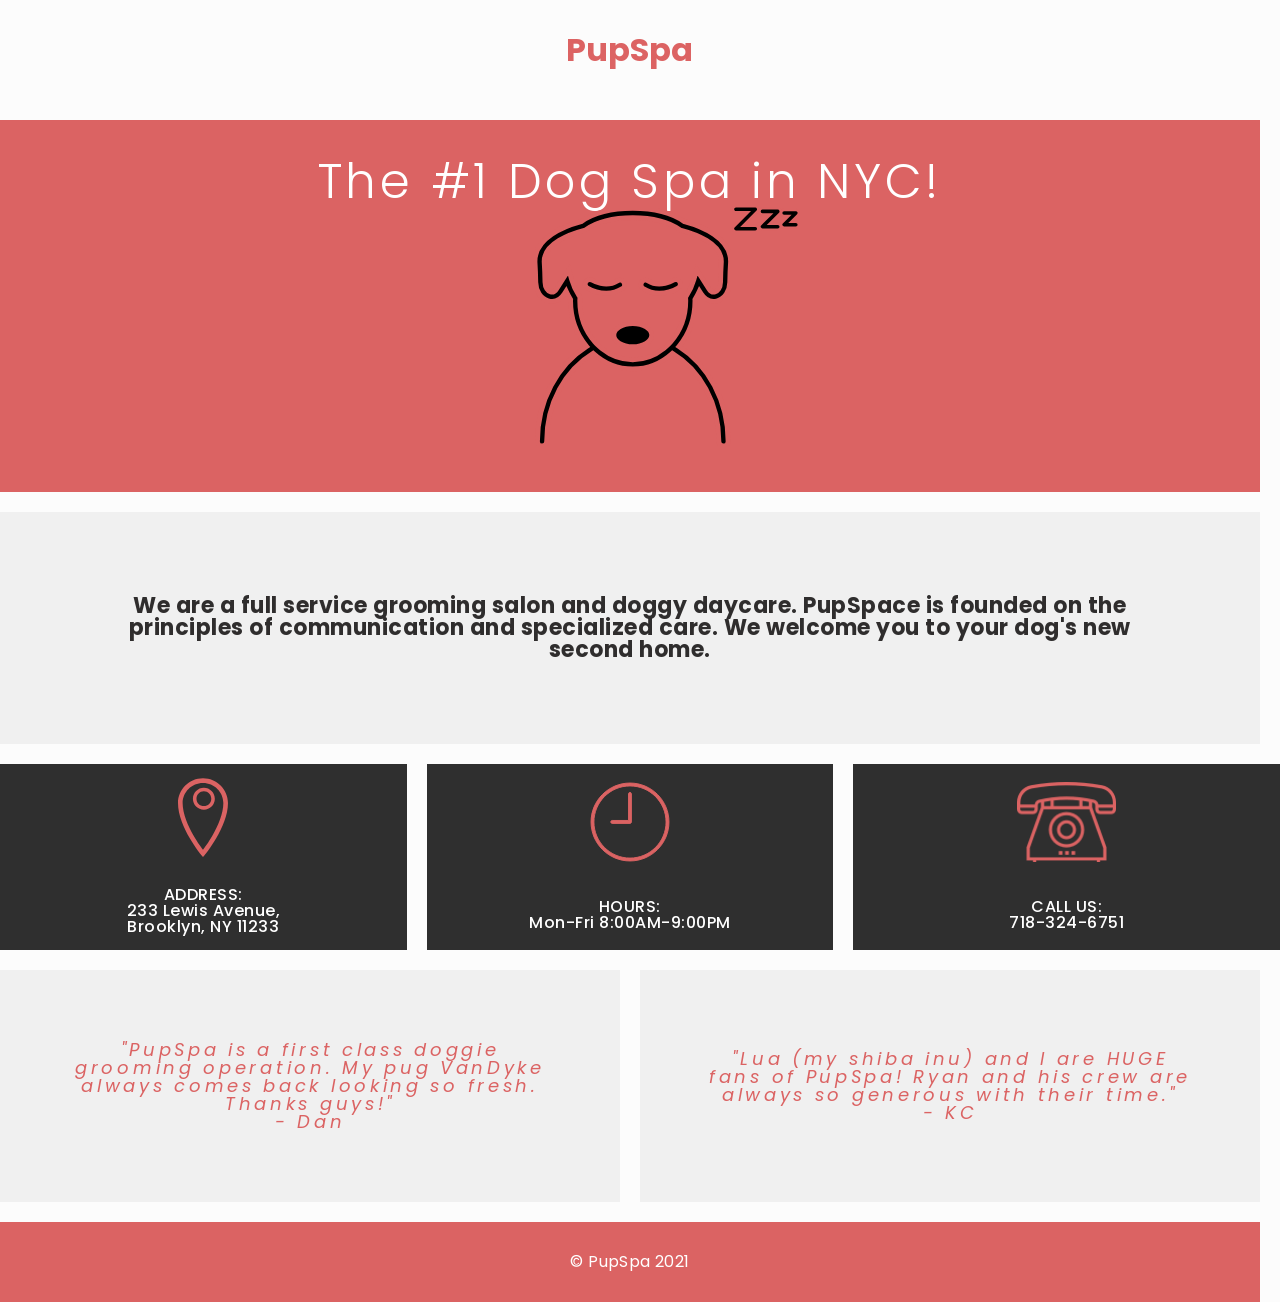
<file: Projects/12-PupSpa/index.html>
<!DOCTYPE html>
<html lang="en">
  <head>
    <meta charset="UTF-8" />
    <meta name="viewport" content="width=device-width, initial-scale=1.0" />
    <title>PupSpa</title>
    <link rel="shortcut icon" href="#" />
    <link rel="stylesheet" href="reset.css" />
    <link rel="stylesheet" href="styles.css" />
    <link
      href="https://fonts.googleapis.com/css2?family=Poppins:wght@400;700&display=swap"
      rel="stylesheet"
    />
  </head>
  <body>
    <div class="grid">
      <header>
        <p class="title">PupSpa</p>
      </header>

      <div class="banner">
        <div class="banner-contents">
          <p>The #1 Dog Spa in NYC!</p>
          <img src="./assets/svg/dog.svg" class="dog" />
        </div>
      </div>

      <div class="about">
        <p class="text">
          We are a full service grooming salon and doggy daycare. PupSpace is
          founded on the principles of communication and specialized care. We
          welcome you to your dog's new second home.
        </p>
      </div>

      <div class="box address">
        <img src="./assets/svg/marker.svg" class="icon" />
        <p>ADDRESS: <br />233 Lewis Avenue, <br />Brooklyn, NY 11233</p>
      </div>

      <div class="box hours">
        <img src="./assets/svg/clock.svg" class="icon" />
        <p>HOURS: <br />Mon-Fri 8:00AM-9:00PM</p>
      </div>

      <div class="box call-us">
        <img src="./assets/img/telephone.png" class="icon" />
        <p>CALL US: <br />718-324-6751</p>
      </div>

      <div class="testimonial one">
        <p>
          "PupSpa is a first class doggie grooming operation. My pug VanDyke
          always comes back looking so fresh. Thanks guys!" <br />
          - Dan
        </p>
      </div>

      <div class="testimonial two">
        <p>
          "Lua (my shiba inu) and I are HUGE fans of PupSpa! Ryan and his crew
          are always so generous with their time." <br />
          - KC
        </p>
      </div>

      <footer>
        <p>️&copy; PupSpa 2021</p>
      </footer>
    </div>
  </body>
</html>
</file>
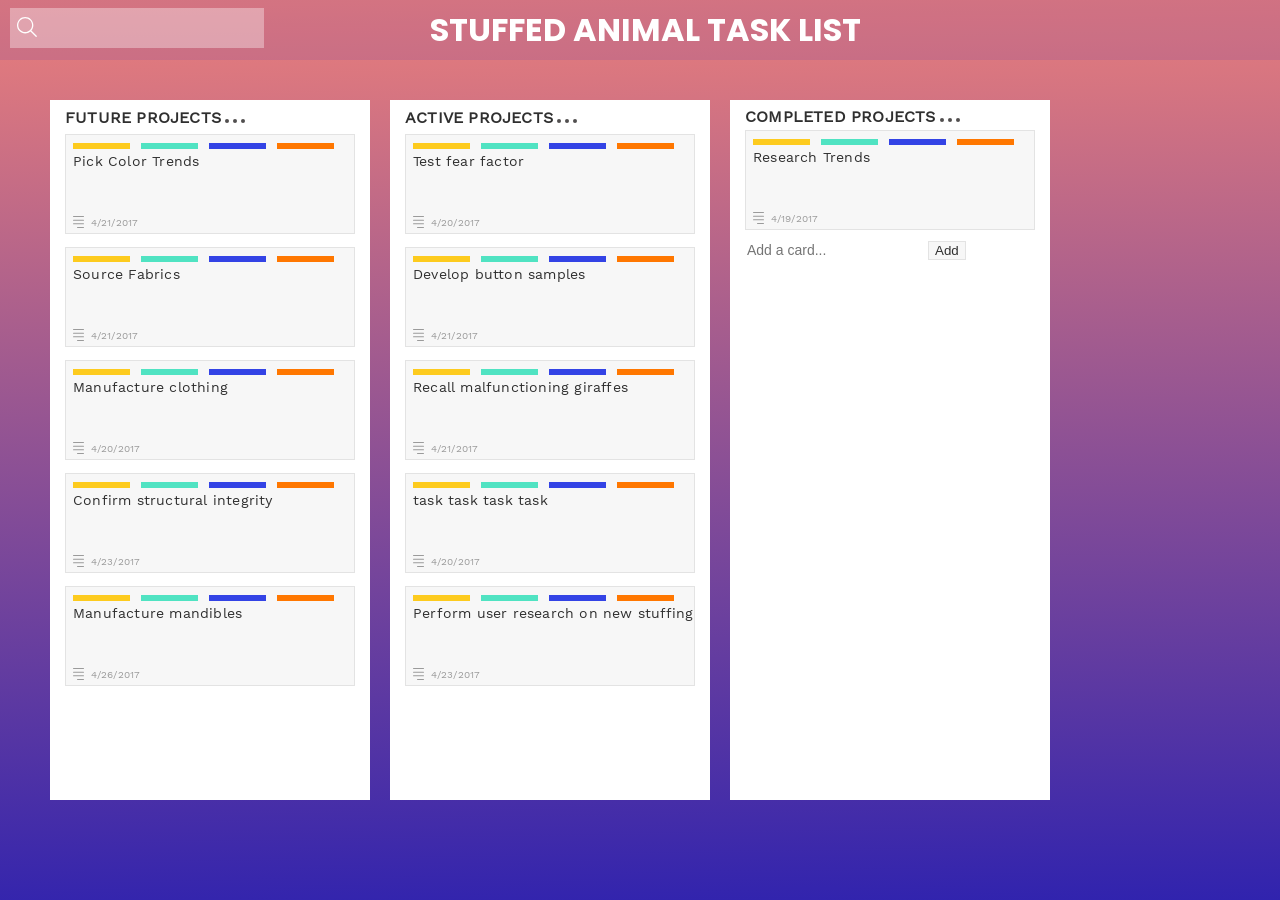
<file: Projects/13-Task-Board/index.html>
<!DOCTYPE html>
<html lang="en">
  <head>
    <meta charset="UTF-8" />
    <meta name="viewport" content="width=device-width, initial-scale=1.0" />
    <title>Task Board</title>
    <link rel="shortcut icon" href="#" />
    <!-- <link rel="stylesheet" href="reset.css" /> -->
    <link rel="stylesheet" href="styles.css" />
    <script src="https://ajax.googleapis.com/ajax/libs/jquery/3.2.1/jquery.min.js"></script>
    <link
      href="https://fonts.googleapis.com/css2?family=Poppins:wght@400;700&display=swap"
      rel="stylesheet"
    />
  </head>
  <body>
    <div class="navbar">
      <div class="search-bar">
        <img class="search-icon" src="./assets/svg/search_icon.svg" />
      </div>
      <h1>STUFFED ANIMAL TASK LIST</h1>
    </div>
    <div class="site-body">
      <div class="container">
        <div class="card-column future-projects">
          <div class="taskgroup-heading">
            <h2>FUTURE PROJECTS</h2>
            <div class="ellipsis-icon">
              <img src="./assets/svg/oval-copy.svg" />
              <img src="./assets/svg/oval-copy.svg" />
              <img src="./assets/svg/oval-copy.svg" />
            </div>
          </div>
          <div class="card future-i">
            <div class="rectangle yellow"></div>
            <div class="rectangle green"></div>
            <div class="rectangle blue"></div>
            <div class="rectangle orange"></div>
            <p class="task-description">Pick Color Trends</p>
            <img class="list-icon" src="./assets/svg/list_icon.svg" />
            <p class="task-date">4/21/2017</p>
          </div>
          <div class="card future-ii">
            <div class="rectangle yellow"></div>
            <div class="rectangle green"></div>
            <div class="rectangle blue"></div>
            <div class="rectangle orange"></div>
            <p class="task-description">Source Fabrics</p>
            <img class="list-icon" src="./assets/svg/list_icon.svg" />
            <p class="task-date">4/21/2017</p>
          </div>
          <div class="card future-iii">
            <div class="rectangle yellow"></div>
            <div class="rectangle green"></div>
            <div class="rectangle blue"></div>
            <div class="rectangle orange"></div>
            <p class="task-description">Manufacture clothing</p>
            <img class="list-icon" src="./assets/svg/list_icon.svg" />
            <p class="task-date">4/20/2017</p>
          </div>
          <div class="card future-iv">
            <div class="rectangle yellow"></div>
            <div class="rectangle green"></div>
            <div class="rectangle blue"></div>
            <div class="rectangle orange"></div>
            <p class="task-description">Confirm structural integrity</p>
            <img class="list-icon" src="./assets/svg/list_icon.svg" />
            <p class="task-date">4/23/2017</p>
          </div>
          <div class="card future-v">
            <div class="rectangle yellow"></div>
            <div class="rectangle green"></div>
            <div class="rectangle blue"></div>
            <div class="rectangle orange"></div>
            <p class="task-description">Manufacture mandibles</p>
            <img class="list-icon" src="./assets/svg/list_icon.svg" />
            <p class="task-date">4/26/2017</p>
          </div>
        </div>
        <div class="card-column active-projects">
          <div class="taskgroup-heading">
            <h2>ACTIVE PROJECTS</h2>
            <div class="ellipsis-icon">
              <img src="./assets/svg/oval-copy.svg" />
              <img src="./assets/svg/oval-copy.svg" />
              <img src="./assets/svg/oval-copy.svg" />
            </div>
          </div>
          <div class="card project-i">
            <div class="rectangle yellow"></div>
            <div class="rectangle green"></div>
            <div class="rectangle blue"></div>
            <div class="rectangle orange"></div>
            <p class="task-description">Test fear factor</p>
            <img class="list-icon" src="./assets/svg/list_icon.svg" />
            <p class="task-date">4/20/2017</p>
          </div>
          <div class="card project-ii">
            <div class="rectangle yellow"></div>
            <div class="rectangle green"></div>
            <div class="rectangle blue"></div>
            <div class="rectangle orange"></div>
            <p class="task-description">Develop button samples</p>
            <img class="list-icon" src="./assets/svg/list_icon.svg" />
            <p class="task-date">4/21/2017</p>
          </div>
          <div class="card project-iii">
            <div class="rectangle yellow"></div>
            <div class="rectangle green"></div>
            <div class="rectangle blue"></div>
            <div class="rectangle orange"></div>
            <p class="task-description">Recall malfunctioning giraffes</p>
            <img class="list-icon" src="./assets/svg/list_icon.svg" />
            <p class="task-date">4/21/2017</p>
          </div>
          <div class="card project-iv">
            <div class="rectangle yellow"></div>
            <div class="rectangle green"></div>
            <div class="rectangle blue"></div>
            <div class="rectangle orange"></div>
            <p class="task-description">task task task task</p>
            <img class="list-icon" src="./assets/svg/list_icon.svg" />
            <p class="task-date">4/20/2017</p>
          </div>
          <div class="card project-v">
            <div class="rectangle yellow"></div>
            <div class="rectangle green"></div>
            <div class="rectangle blue"></div>
            <div class="rectangle orange"></div>
            <p class="task-description">
              Perform user research on new stuffing
            </p>
            <img class="list-icon" src="./assets/svg/list_icon.svg" />
            <p class="task-date">4/23/2017</p>
          </div>
        </div>
        <div class="card-column completed-projects">
          <div class="taskgroup-heading">
            <h2>COMPLETED PROJECTS</h2>
            <div class="ellipsis-icon">
              <img src="./assets/svg/oval-copy.svg" />
              <img src="./assets/svg/oval-copy.svg" />
              <img src="./assets/svg/oval-copy.svg" />
            </div>
          </div>
          <div class="card complete-i">
            <div class="rectangle yellow"></div>
            <div class="rectangle green"></div>
            <div class="rectangle blue"></div>
            <div class="rectangle orange"></div>
            <p class="task-description">Research Trends</p>
            <img class="list-icon" src="./assets/svg/list_icon.svg" />
            <p class="task-date">4/19/2017</p>
          </div>
          <div class="add-card-container">
            <input class="new-card-task" placeholder="Add a card..." />
            <button class="add-card">Add</button>
          </div>
        </div>
      </div>
    </div>
  </body>
</html>
<script>
  $(document).ready(function () {
    $(".add-card").on("click", function () {
      var description = $(".new-card-task").val();
      var today = new Date();
      var dateStr =
        today.getMonth() +
        1 +
        "/" +
        today.getDate() +
        "/" +
        today.getFullYear();
      var newCard = $(
        `<div class="card"><div class="rectangle yellow"></div><div class="rectangle green"></div><div class="rectangle blue"></div><div class="rectangle orange"></div><p class="task-description">${description}</p><img class="list-icon" src="https://content.codecademy.com/courses/learn-css-grid/project-ii/Resources/list_icon.svg"><p class="task-date">${dateStr}</p></div>`
      );
      $(".add-card-container").before(newCard);
    });
  });
</script>
</file>
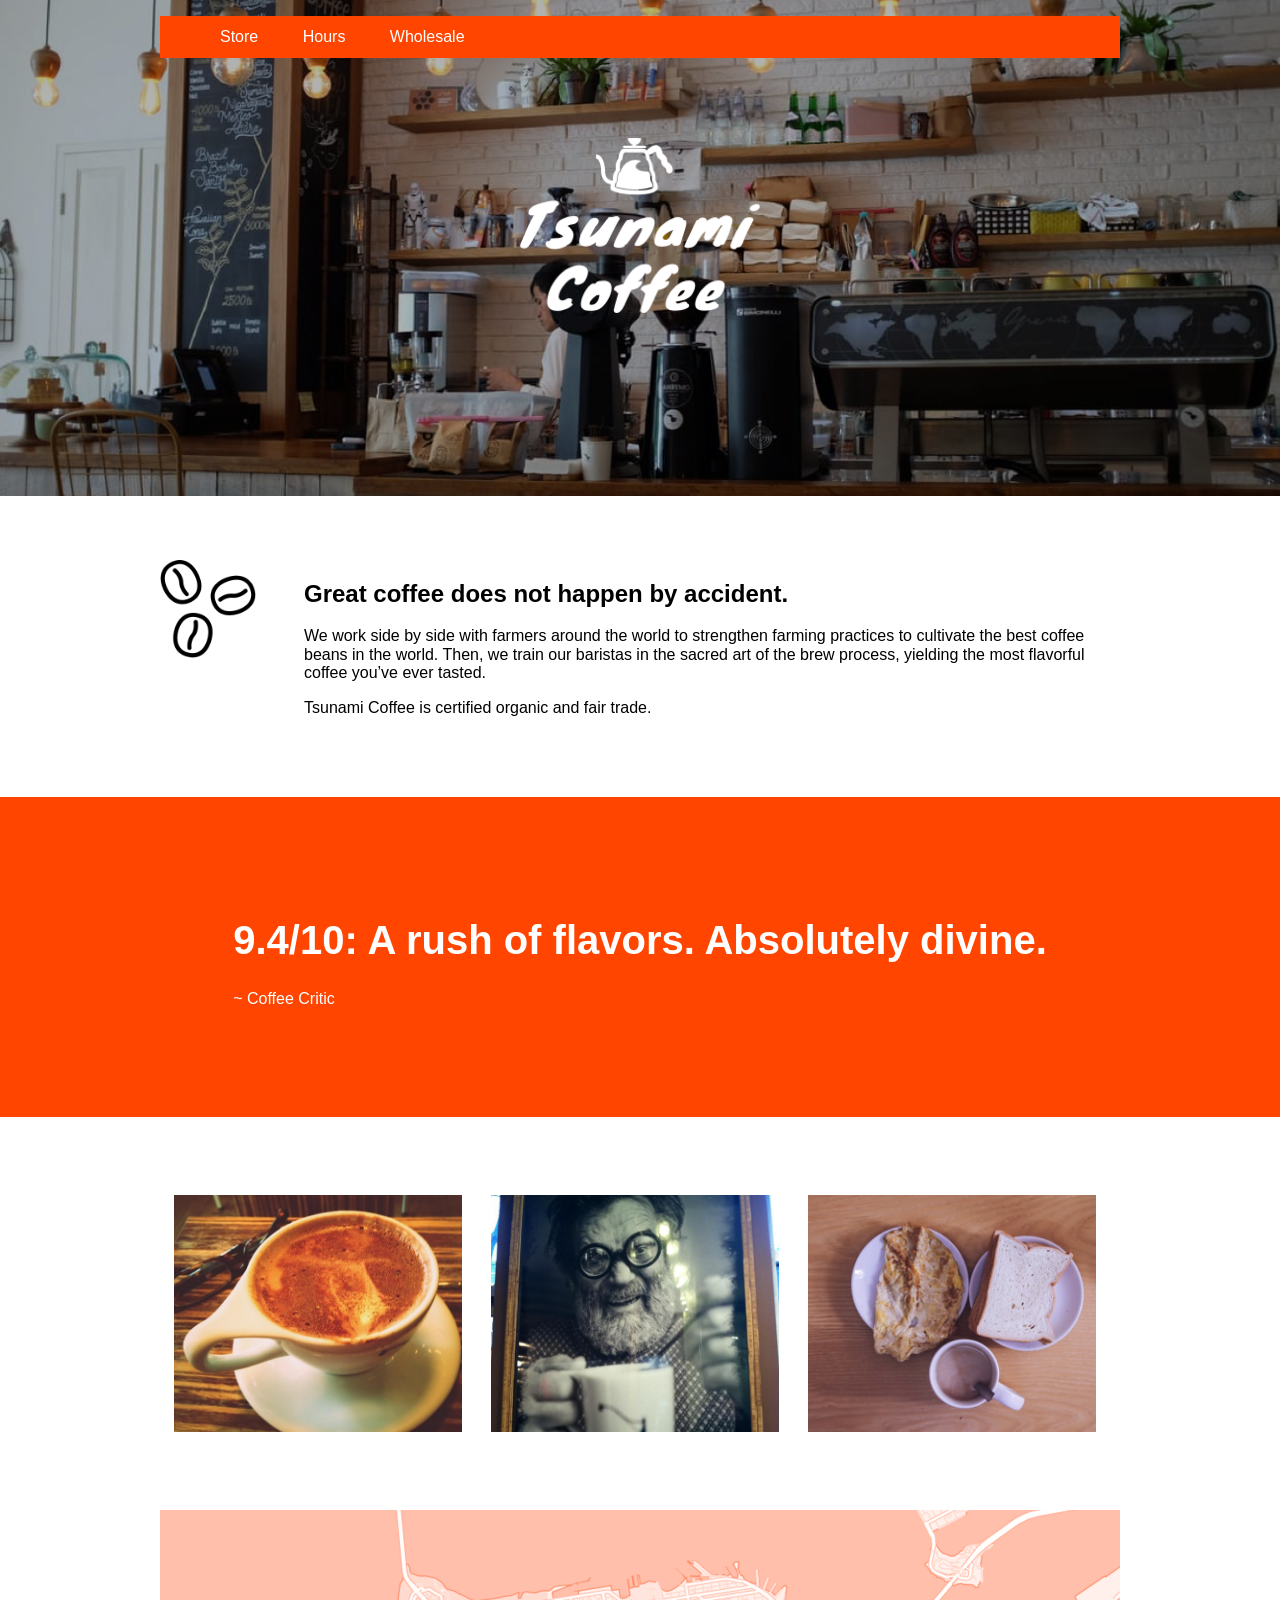
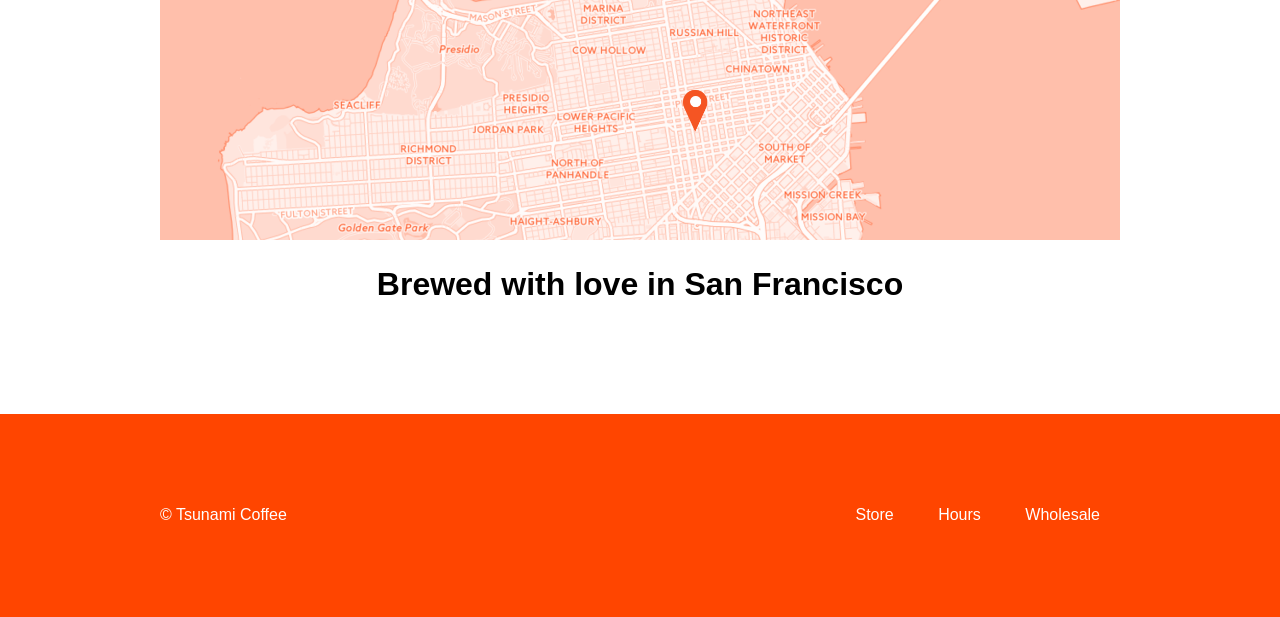
<file: Projects/14-Tsunami-Coffee/index.html>
<!DOCTYPE html>
<html lang="en">
  <head>
    <meta charset="UTF-8" />
    <meta name="viewport" content="width=device-width, initial-scale=1.0" />
    <title>Tsunami Coffee</title>
    <link rel="shortcut icon" href="#" />
    <link rel="stylesheet" href="./css/reset.css" />
    <link rel="stylesheet" href="./css/styles.css" />
  </head>
  <body>
    <div class="main">
      <nav class="container">
        <ul>
          <li>Store</li>
          <li>Hours</li>
          <li>Wholesale</li>
        </ul>
      </nav>
      <img src="./assets/img/logo.png" alt="Tsunami Coffee Logo" />
    </div>
    <div class="container supporting">
      <img src="./assets/img/beans.png" alt="Coffee beans" />
      <div class="description">
        <h2>Great coffee does not happen by accident.</h2>
        <p>
          We work side by side with farmers around the world to strengthen
          farming practices to cultivate the best coffee beans in the world.
          Then, we train our baristas in the sacred art of the brew process,
          yielding the most flavorful coffee you’ve ever tasted.
        </p>
        <p>Tsunami Coffee is certified organic and fair trade.</p>
      </div>
    </div>
    <div class="rating">
      <div class="container">
        <h1>9.4/10: A rush of flavors. Absolutely divine.</h1>
        <p>~ Coffee Critic</p>
      </div>
    </div>
    <div class="container gallery">
      <img src="./assets/img/latte.png" alt="Latte Macchiato" />
      <img src="./assets/img/coffee-man.png" alt="Man with cup of coffee" />
      <img src="./assets/img/pastries.png" alt="Various Pastries" />
      <div class="clearfix"></div>
    </div>
    <div class="container location">
      <img src="./assets/img/map.png" alt="Location map" />
      <h1>Brewed with love in San Francisco</h1>
    </div>
    <footer>
      <div class="container">
        <div class="copyright">&copy; Tsunami Coffee</div>
        <nav>
          <ul>
            <li>Store</li>
            <li>Hours</li>
            <li>Wholesale</li>
          </ul>
        </nav>
      </div>
    </footer>
  </body>
</html>
</file>
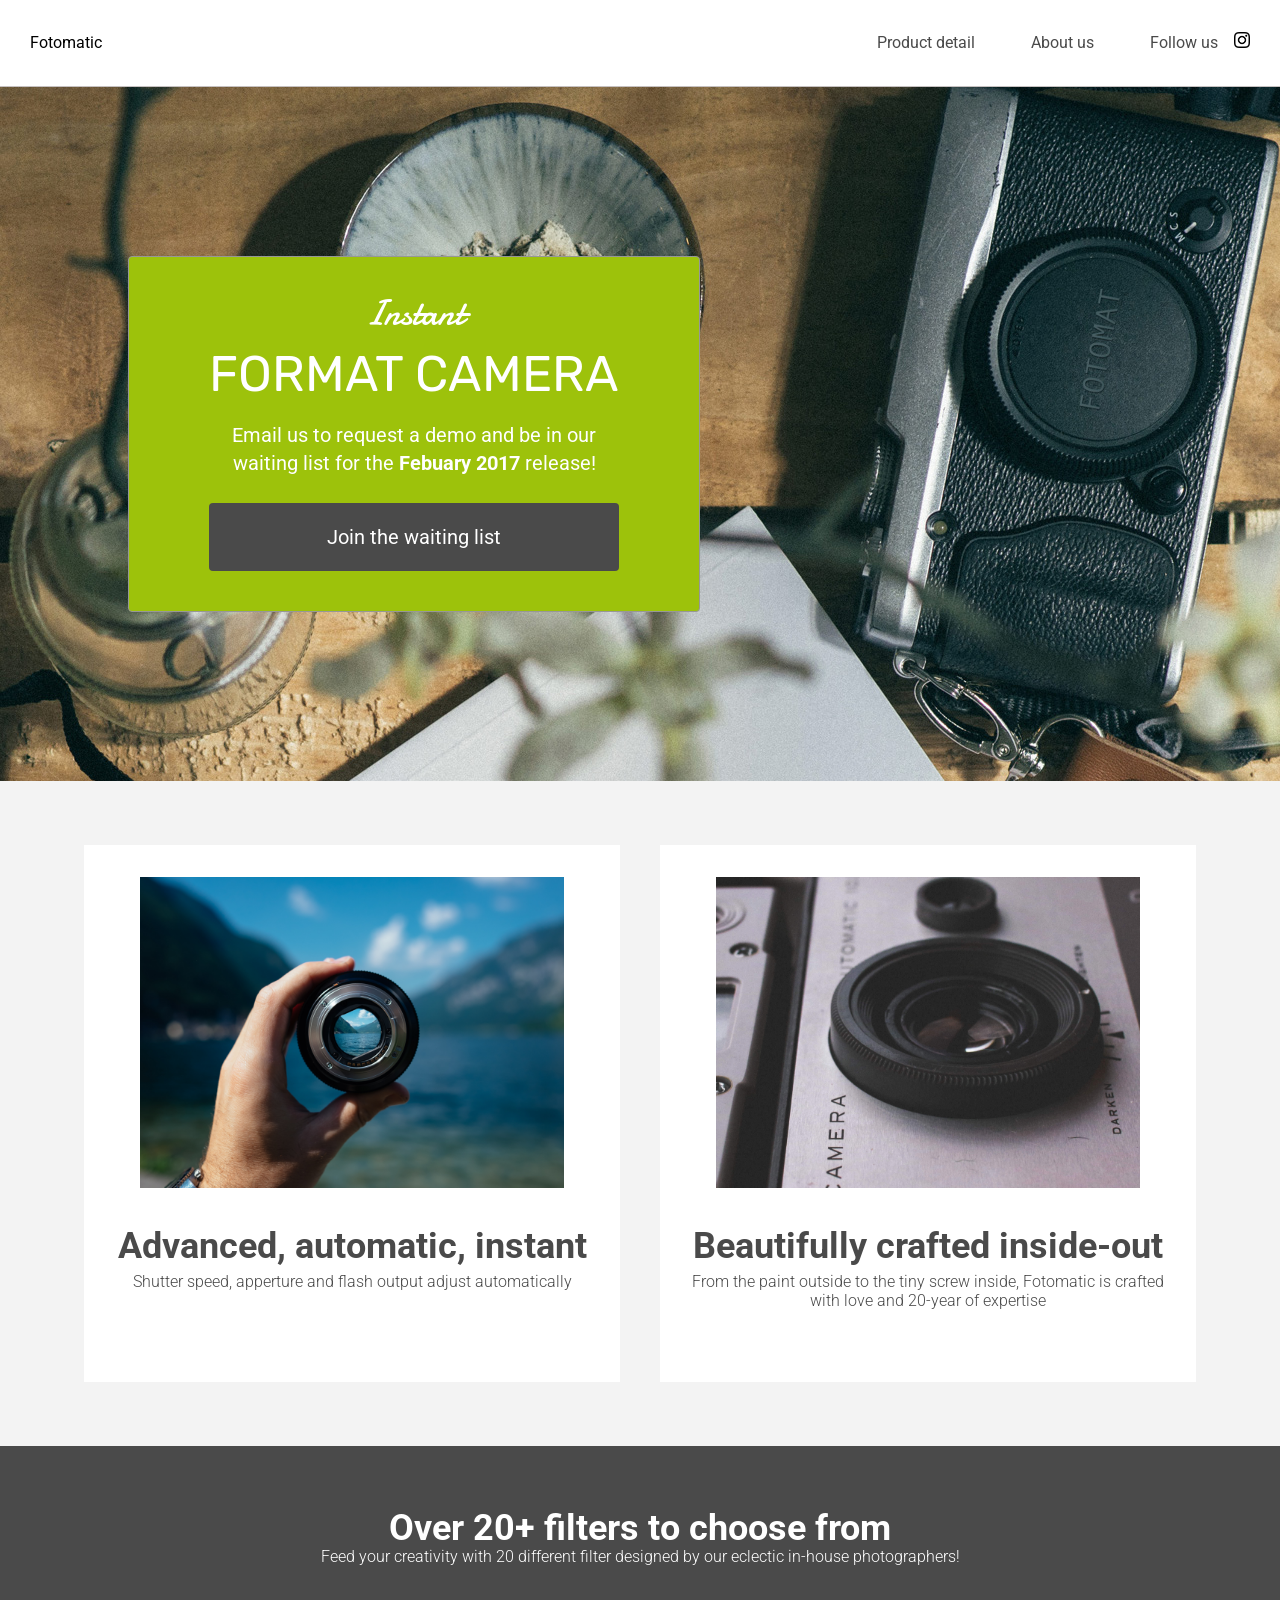
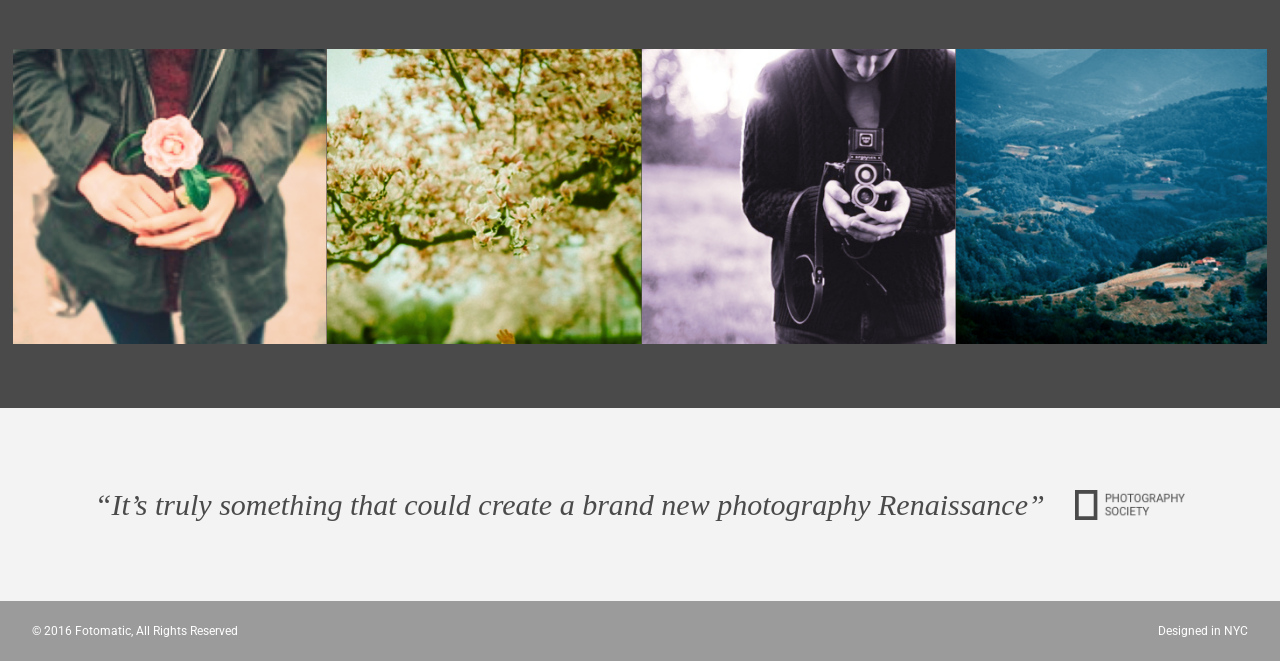
<file: Projects/15-Fotomatic/index.html>
<!DOCTYPE html>
<html>
  <head>
    <meta charset="UTF-8" />
    <meta name="viewport" content="width=device-width, initial-scale=1.0" />
    <title>Fotomatic</title>
    <link rel="shortcut icon" href="#" />
    <link
      href="https://fonts.googleapis.com/css?family=Damion"
      rel="stylesheet"
    />
    <link
      href="https://fonts.googleapis.com/css?family=Rubik"
      rel="stylesheet"
    />
    <link
      href="https://fonts.googleapis.com/css?family=Roboto:300,400,600,700"
      rel="stylesheet"
    />
    <link rel="stylesheet" href="./resources/css/reset.css" />
    <link rel="stylesheet" href="./resources/css/styles.css" />
  </head>
  <body>
    <!-- Header -->
    <header>
      <div class="content">
        <a href="index.html" class="desktop logo">Fotomatic</a>
        <nav class="desktop">
          <ul>
            <li><a href="#">Product detail</a></li>
            <li><a href="#">About us</a></li>
            <li>
              <a href="https://www.instagram.com/"
                >Follow us
                <img class="icon" src="./resources/images/instagram.png"
              /></a>
            </li>
          </ul>
        </nav>
        <nav class="mobile">
          <ul>
            <li>
              <a href="#"><img src="./resources/images/ic-logo.svg" /></a>
            </li>
            <li>
              <a href="#"
                ><img src="./resources/images/ic-product-detail.svg"
              /></a>
            </li>
            <li>
              <a href="#"><img src="./resources/images/ic-about-us.svg" /></a>
            </li>
            <li><a href="#" class="button">Join us</a></li>
          </ul>
        </nav>
      </div>
    </header>

    <!-- Main Content -->
    <div class="main-content">
      <!-- Sign Up Section -->
      <div id="sign-up-section" class="banner">
        <div id="sign-up-cta">
          <div class="content center">
            <div class="header">
              <h2 class="cursive">Instant</h2>
              <h1 class="striking">FORMAT CAMERA</h1>
            </div>
            <div class="email">
              <span>
                Email us to request a demo and be in our waiting list for the
                <strong>Febuary 2017</strong> release!
              </span>
              <div class="button">Join the waiting list</div>
            </div>
          </div>
        </div>
      </div>

      <!-- Features Section -->
      <div id="features-section">
        <div class="feature">
          <div class="center">
            <div class="image-container">
              <img src="./resources/images/feature-1.png" />
            </div>
            <div class="content">
              <h2>Advanced, automatic, instant</h2>
              <h3>
                Shutter speed, apperture and flash output adjust automatically
              </h3>
            </div>
          </div>
        </div>
        <div class="feature">
          <div class="center">
            <div class="image-container">
              <img src="./resources/images/feature-2.png" />
            </div>
            <div class="content">
              <h2>Beautifully crafted inside-out</h2>
              <h3>
                From the paint outside to the tiny screw inside, Fotomatic is
                crafted with love and 20-year of expertise
              </h3>
            </div>
          </div>
        </div>
      </div>

      <!-- Filters Section -->
      <div id="filters-section">
        <div class="content center">
          <h2>Over 20+ filters to choose from</h2>
          <h3>
            Feed your creativity with 20 different filter designed by our
            eclectic in-house photographers!
          </h3>
        </div>
        <div class="images-container">
          <div class="image-container">
            <img src="./resources/images/filter-1.png" />
          </div>
          <div class="image-container">
            <img src="./resources/images/filter-2.png" />
          </div>
          <div class="image-container">
            <img src="./resources/images/filter-3.png" />
          </div>
          <div class="image-container extra">
            <img src="./resources/images/filter-4.png" />
          </div>
        </div>
      </div>

      <!-- Quotes Section -->
      <div id="quotes-section">
        <div class="content center">
          <span class="quote"
            >“It’s truly something that could create a brand new photography
            Renaissance”</span
          >
          <img
            class="quote-citation"
            src="./resources/images/photography-logo.png"
          />
        </div>
      </div>

      <!-- Footer -->
      <footer>
        <div class="content">
          <span class="copyright">© 2016 Fotomatic, All Rights Reserved</span>
          <span class="location">Designed in NYC</span>
        </div>
      </footer>
    </div>
  </body>
</html>
</file>
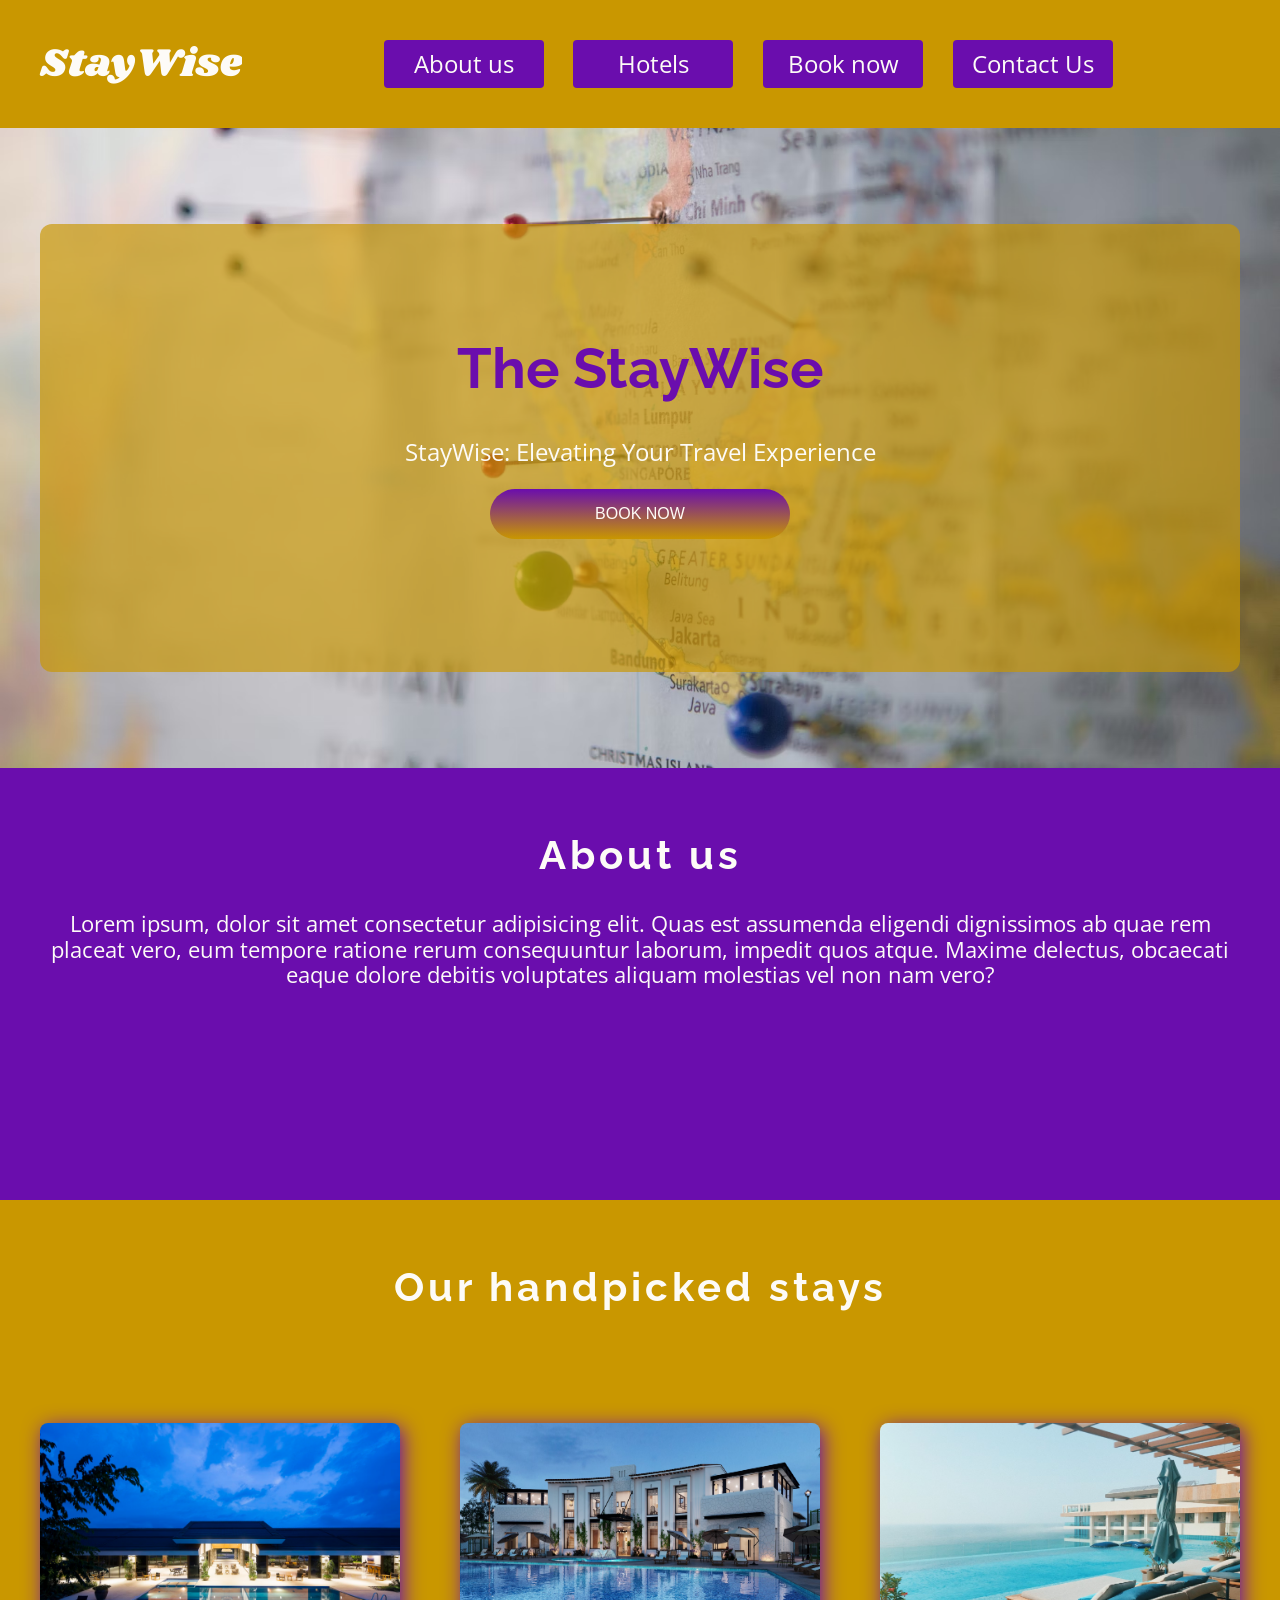
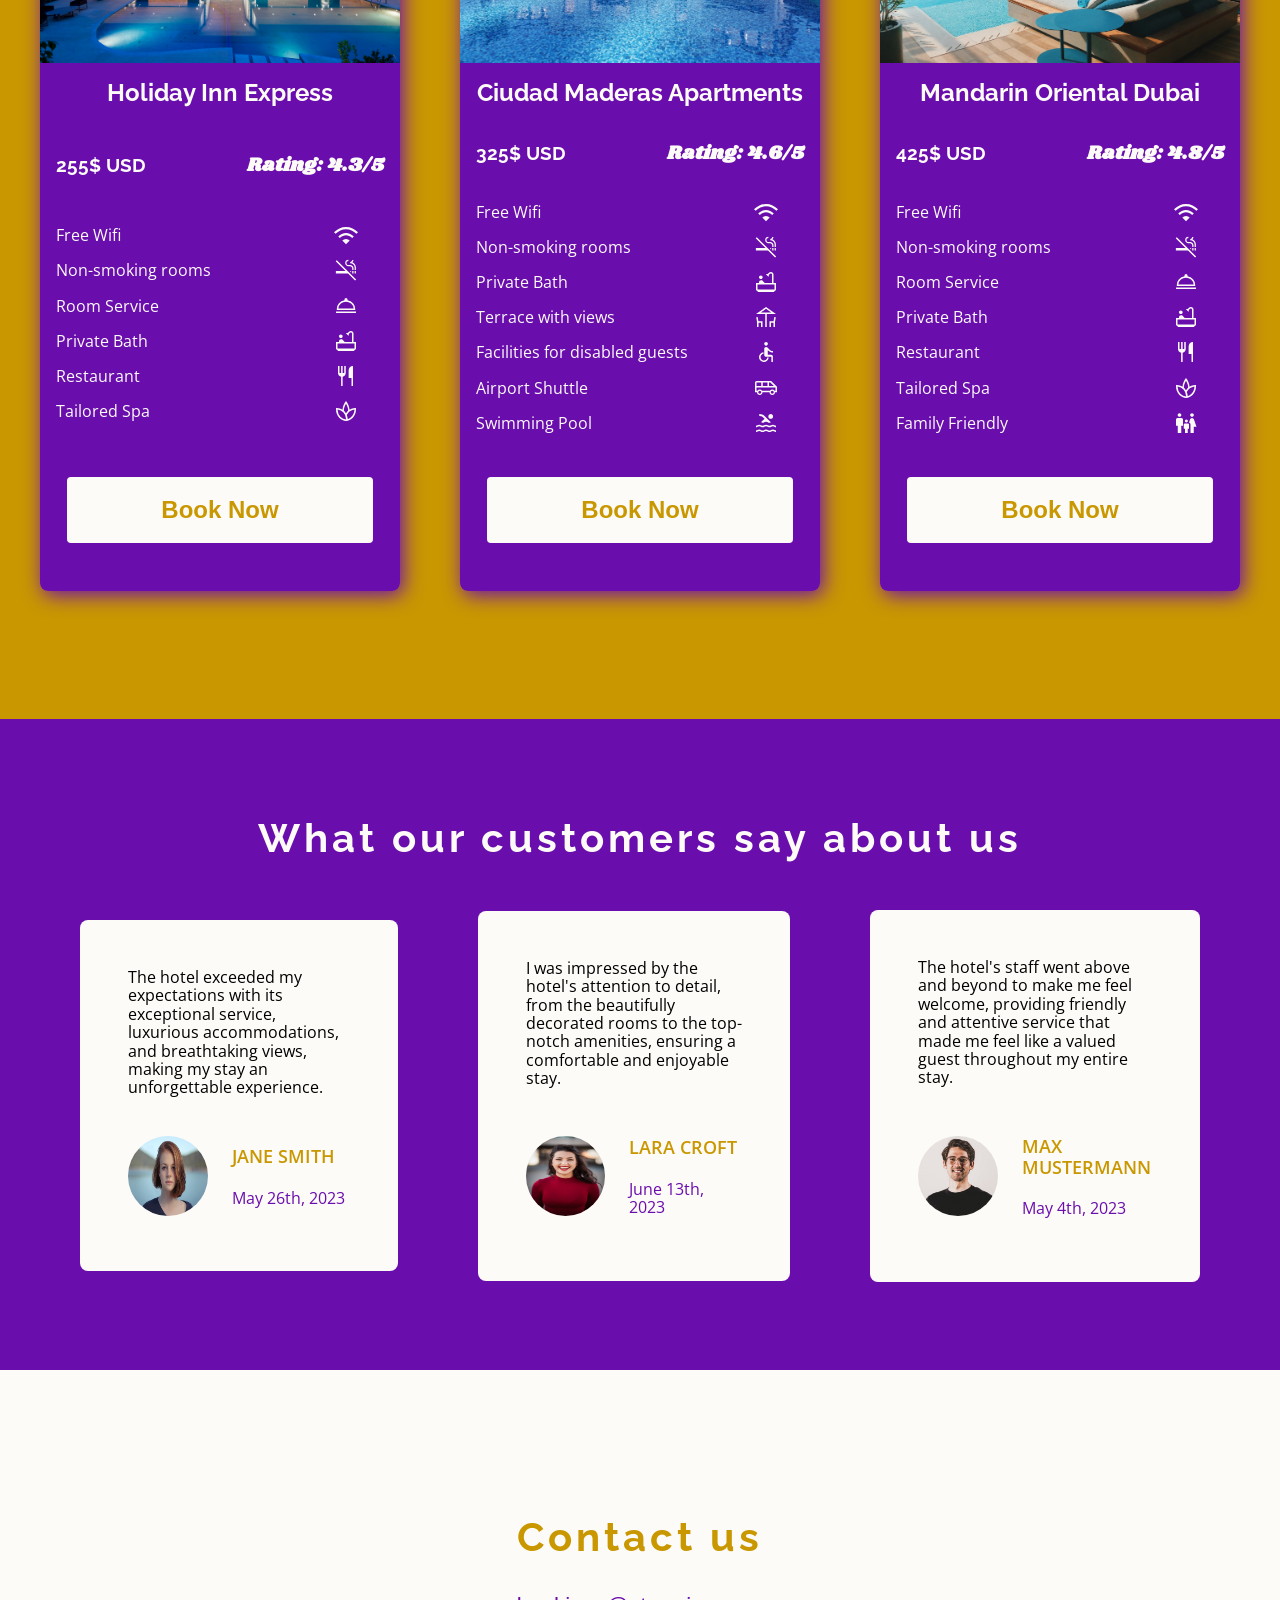
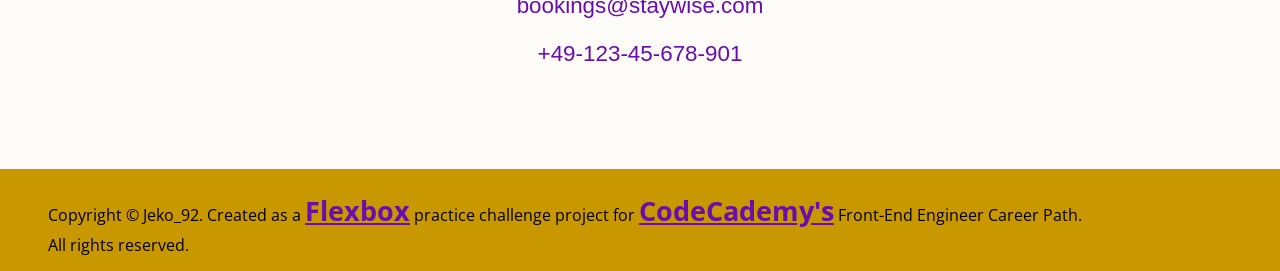
<file: Projects/16-Company-Home-Page/index.html>
<!DOCTYPE html>
<html lang="en">
  <head>
    <meta charset="UTF-8" />
    <meta name="viewport" content="width=device-width, initial-scale=1.0" />
    <title>StayWise</title>
    <link rel="shortcut icon" href="favicon.ico" type="image/x-icon" />
    <!-- Google fonts start -->
    <link rel="preconnect" href="https://fonts.googleapis.com" />
    <link rel="preconnect" href="https://fonts.gstatic.com" crossorigin />
    <link
      href="https://fonts.googleapis.com/css2?family=Open+Sans:ital,wght@0,400;0,500;0,600;0,700;0,800;1,400;1,500;1,600;1,700;1,800&family=Raleway:ital,wght@0,400;0,700;1,400;1,700&family=Shrikhand&display=swap"
      rel="stylesheet"
    />
    <!-- Google fonts end -->
    <link rel="stylesheet" href="./css/reset.css" />
    <link rel="stylesheet" href="./css/styles.css" />
  </head>
  <body>
    <!-- Header Section -->
    <header>
      <span class="logo">StayWise</span>
      <nav>
        <ul>
          <li><a href="#about">About us</a></li>
          <li><a href="#hotels">Hotels</a></li>
          <li><a href="#book">Book now</a></li>
          <li><a href="#contact">Contact Us</a></li>
        </ul>
      </nav>
    </header>
    <!-- Main Section -->
    <main>
      <div class="jumbotron">
        <div class="welcome-text container">
          <h1>The StayWise</h1>
          <p class="welcome-motto">
            StayWise: Elevating Your Travel Experience
          </p>
          <button class="btn btn-primary">Book Now</button>
        </div>
      </div>
      <div id="about">
        <div class="container">
          <h2>About us</h2>
          <p>
            Lorem ipsum, dolor sit amet consectetur adipisicing elit. Quas est
            assumenda eligendi dignissimos ab quae rem placeat vero, eum tempore
            ratione rerum consequuntur laborum, impedit quos atque. Maxime
            delectus, obcaecati eaque dolore debitis voluptates aliquam
            molestias vel non nam vero?
          </p>
        </div>
      </div>
      <div id="hotels">
        <h2>Our handpicked stays</h2>
        <div class="hotel-cards container">
          <div class="hotel-card">
            <div class="hotel-img">
              <img
                src="./assets/img/hotels/alajuela.png"
                alt="Holiday Inn Alajuela"
              />
            </div>
            <div class="hotel-description">
              <h3>Holiday Inn Express</h3>
              <div class="price-container">
                <h4 class="price">255$ USD</h4>
                <h4 class="rating">Rating: 4.3/5</h4>
              </div>
              <ul class="features">
                <li class="feature">
                  Free Wifi
                  <img
                    src="./assets/svg/hotel-icons/wifi.svg"
                    alt="WiFi Icon"
                    class="feature-icon"
                    fill="#fdfbf7"
                  />
                </li>
                <li class="feature">
                  Non-smoking rooms
                  <img
                    src="./assets/svg/hotel-icons/smoke_free.svg"
                    alt="Smoke Free Icon"
                    class="feature-icon"
                  />
                </li>
                <li class="feature">
                  Room Service
                  <img
                    src="./assets/svg/hotel-icons/room_service.svg"
                    alt="Room Service Icon"
                    class="feature-icon"
                  />
                </li>
                <li class="feature">
                  Private Bath
                  <img
                    src="./assets/svg/hotel-icons/bathtub.svg"
                    alt="Bathtub Icon"
                    class="feature-icon"
                  />
                </li>
                <li class="feature">
                  Restaurant
                  <img
                    src="./assets/svg/hotel-icons/restaurant.svg"
                    alt="Restaurant Icon"
                    class="feature-icon"
                  />
                </li>
                <li class="feature">
                  Tailored Spa
                  <img
                    src="./assets/svg/hotel-icons/spa.svg"
                    alt="Spa Icon"
                    class="feature-icon"
                  />
                </li>
                <li></li>
              </ul>
              <button class="hotel-card-btn">Book Now</button>
            </div>
          </div>
          <div class="hotel-card">
            <div class="hotel-img">
              <img
                src="./assets/img/hotels/ciudad-maderas.png"
                alt="Ciudad Maderas Hotel"
              />
            </div>
            <div class="hotel-description">
              <h3>Ciudad Maderas Apartments</h3>
              <div class="price-container">
                <h4 class="price">325$ USD</h4>
                <h4 class="rating">Rating: 4.6/5</h4>
              </div>
              <ul class="features">
                <li class="feature">
                  Free Wifi
                  <img
                    src="./assets/svg/hotel-icons/wifi.svg"
                    alt="WiFi Icon"
                    class="feature-icon"
                  />
                </li>
                <li class="feature">
                  Non-smoking rooms
                  <img
                    src="./assets/svg/hotel-icons/smoke_free.svg"
                    alt="Smoke Free Icon"
                    class="feature-icon"
                  />
                </li>
                <li class="feature">
                  Private Bath
                  <img
                    src="./assets/svg/hotel-icons/bathtub.svg"
                    alt="Bathtub Icon"
                    class="feature-icon"
                  />
                </li>
                <li class="feature">
                  Terrace with views
                  <img
                    src="./assets/svg/hotel-icons/terrace-deck.svg"
                    alt="Terrace Icon"
                    class="feature-icon"
                  />
                </li>
                <li class="feature">
                  Facilities for disabled guests
                  <img
                    src="./assets/svg/hotel-icons/accessible.svg"
                    alt="Accessible Icon"
                    class="feature-icon"
                  />
                </li>
                <li class="feature">
                  Airport Shuttle
                  <img
                    src="./assets/svg/hotel-icons/airport_shuttle.svg"
                    alt="Airport Shuttle Icon"
                    class="feature-icon"
                  />
                </li>
                <li class="feature">
                  Swimming Pool
                  <img
                    src="./assets/svg/hotel-icons/pool.svg"
                    alt="Swimming pool Icon"
                    class="feature-icon"
                  />
                </li>
                <li></li>
              </ul>
              <button class="hotel-card-btn">Book Now</button>
            </div>
          </div>
          <div class="hotel-card">
            <div class="hotel-img">
              <img
                src="./assets/img/hotels/mandarin-oriental.png"
                alt="Mandarin Oriental Hotel"
              />
            </div>
            <div class="hotel-description">
              <h3>Mandarin Oriental Dubai</h3>
              <div class="price-container">
                <h4 class="price">425$ USD</h4>
                <h4 class="rating">Rating: 4.8/5</h4>
              </div>
              <ul class="features">
                <li class="feature">
                  Free Wifi
                  <img
                    src="./assets/svg/hotel-icons/wifi.svg"
                    alt="WiFi Icon"
                    class="feature-icon"
                  />
                </li>
                <li class="feature">
                  Non-smoking rooms
                  <img
                    src="./assets/svg/hotel-icons/smoke_free.svg"
                    alt="Smoke Free Icon"
                    class="feature-icon"
                  />
                </li>
                <li class="feature">
                  Room Service
                  <img
                    src="./assets/svg/hotel-icons/room_service.svg"
                    alt="Room Service Icon"
                    class="feature-icon"
                  />
                </li>
                <li class="feature">
                  Private Bath
                  <img
                    src="./assets/svg/hotel-icons/bathtub.svg"
                    alt="Bathtub Icon"
                    class="feature-icon"
                  />
                </li>
                <li class="feature">
                  Restaurant
                  <img
                    src="./assets/svg/hotel-icons/restaurant.svg"
                    alt="Restaurant Icon"
                    class="feature-icon"
                  />
                </li>
                <li class="feature">
                  Tailored Spa
                  <img
                    src="./assets/svg/hotel-icons/spa.svg"
                    alt="Spa Icon"
                    class="feature-icon"
                  />
                </li>
                <li class="feature">
                  Family Friendly
                  <img
                    src="./assets/svg/hotel-icons/family_friendly.svg"
                    alt="Family Friendly Icon"
                    class="feature-icon"
                  />
                </li>
                <li></li>
              </ul>
              <button class="hotel-card-btn">Book Now</button>
            </div>
          </div>
        </div>
      </div>
      <div id="testimonials" class="testimonials">
        <h2>What our customers say about us</h2>
        <div class="testimonial-cards container">
          <figure class="review">
            <blockquote class="review__text">
              The hotel exceeded my expectations with its exceptional service,
              luxurious accommodations, and breathtaking views, making my stay
              an unforgettable experience.
            </blockquote>
            <figcaption class="review__user">
              <img
                src="./assets/img/testimonial-authors/jane-smith.png"
                alt="Jane Smith"
                class="review__photo"
              />
              <div class="review__user-box">
                <p class="review__user-name">Jane Smith</p>
                <p class="review__user-date">May 26th, 2023</p>
              </div>
            </figcaption>
          </figure>
          <figure class="review">
            <blockquote class="review__text">
              I was impressed by the hotel's attention to detail, from the
              beautifully decorated rooms to the top-notch amenities, ensuring a
              comfortable and enjoyable stay.
            </blockquote>
            <figcaption class="review__user">
              <img
                src="./assets/img/testimonial-authors/lara-croft.png"
                alt="lara Croft"
                class="review__photo"
              />
              <div class="review__user-box">
                <p class="review__user-name">Lara Croft</p>
                <p class="review__user-date">June 13th, 2023</p>
              </div>
            </figcaption>
          </figure>
          <figure class="review">
            <blockquote class="review__text">
              The hotel's staff went above and beyond to make me feel welcome,
              providing friendly and attentive service that made me feel like a
              valued guest throughout my entire stay.
            </blockquote>
            <figcaption class="review__user">
              <img
                src="./assets/img/testimonial-authors/max-mustermann.png"
                alt="Max Mustermann"
                class="review__photo"
              />
              <div class="review__user-box">
                <p class="review__user-name">Max Mustermann</p>
                <p class="review__user-date">May 4th, 2023</p>
              </div>
            </figcaption>
          </figure>
        </div>
      </div>
      <div id="contact" class="contact">
        <h2>Contact us</h2>
        <p class="email">bookings@staywise.com</p>
        <p class="phone">+49-123-45-678-901</p>
      </div>
    </main>
    <!-- Footer -->
    <footer>
      <p>
        Copyright &copy; Jeko_92. Created as a
        <span class="flexbox-mdn"
          ><a href="https://developer.mozilla.org/en-US/">Flexbox</a></span
        >
        practice challenge project for
        <span class="codecademy"
          ><a href="https://www.codecademy.com/">CodeCademy's</a></span
        >
        Front-End Engineer Career Path.
      </p>
      <p>All rights reserved.</p>
    </footer>
  </body>
</html>
</file>
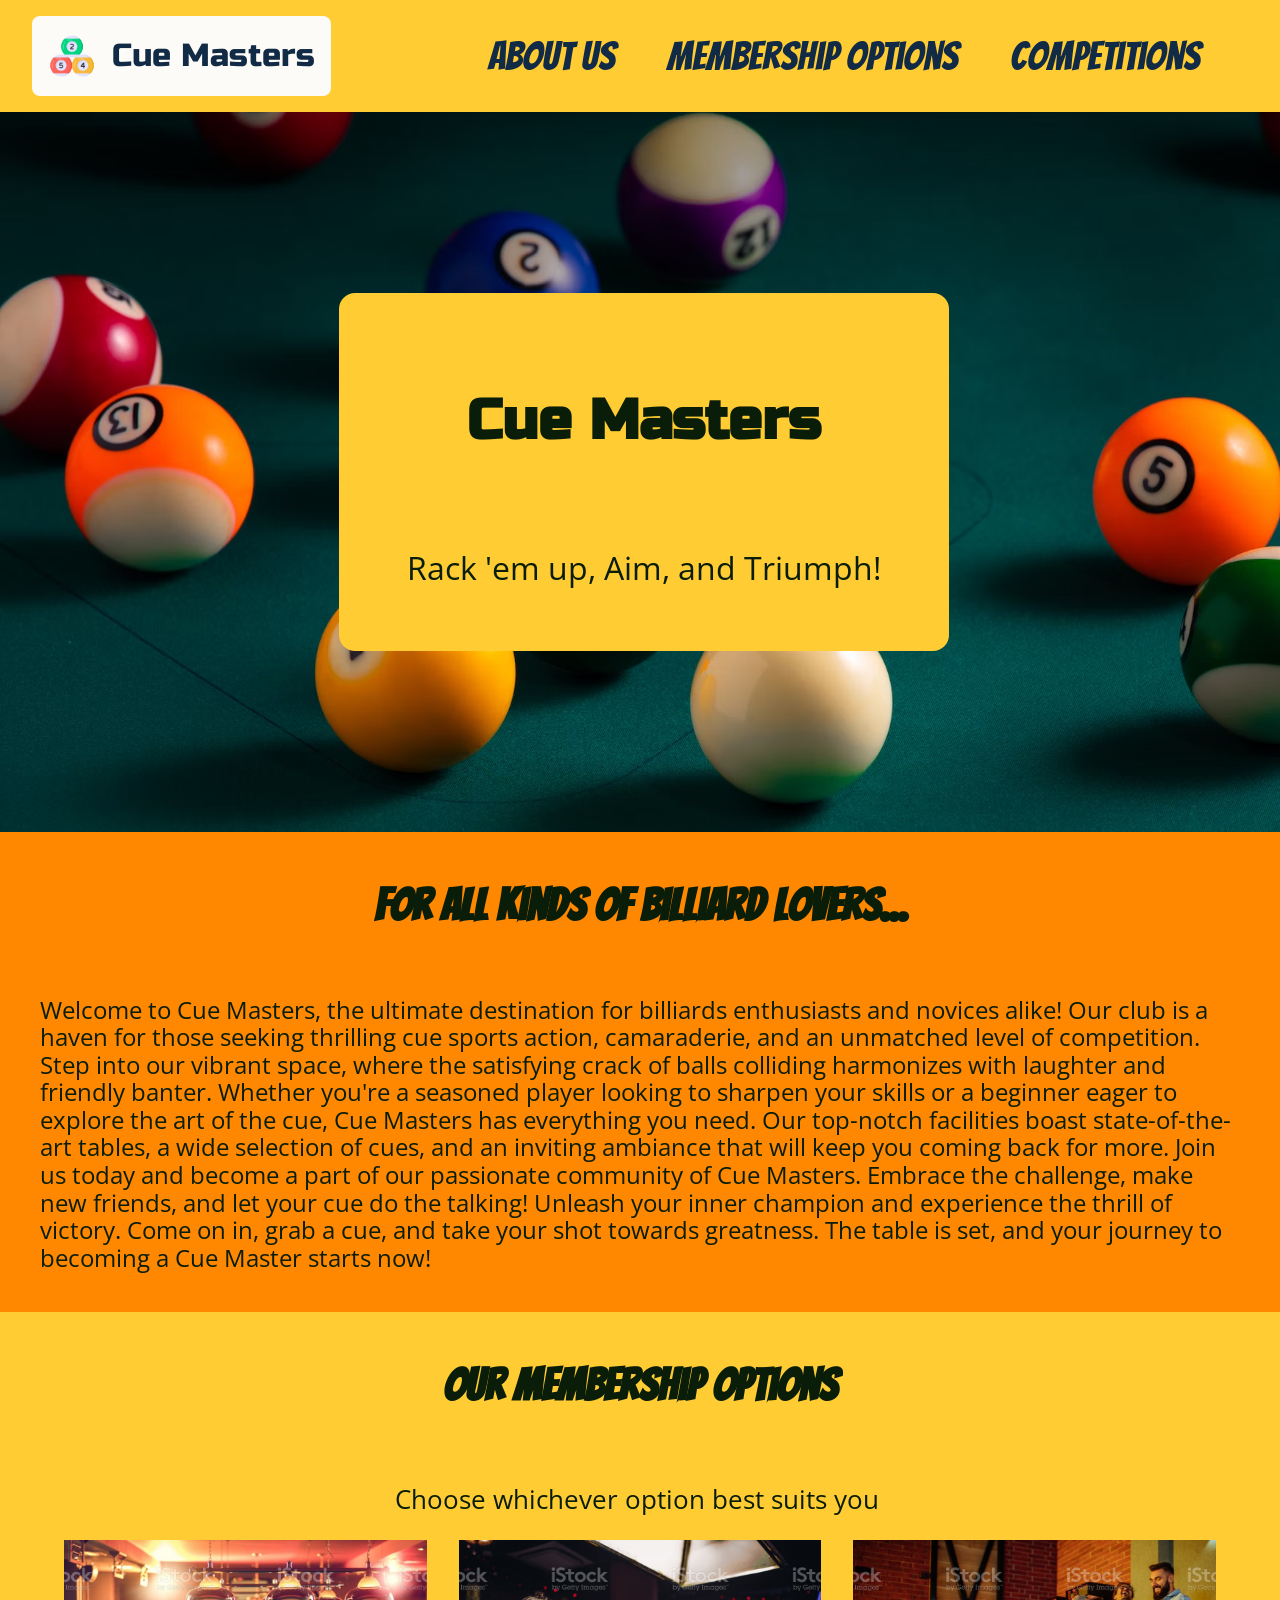
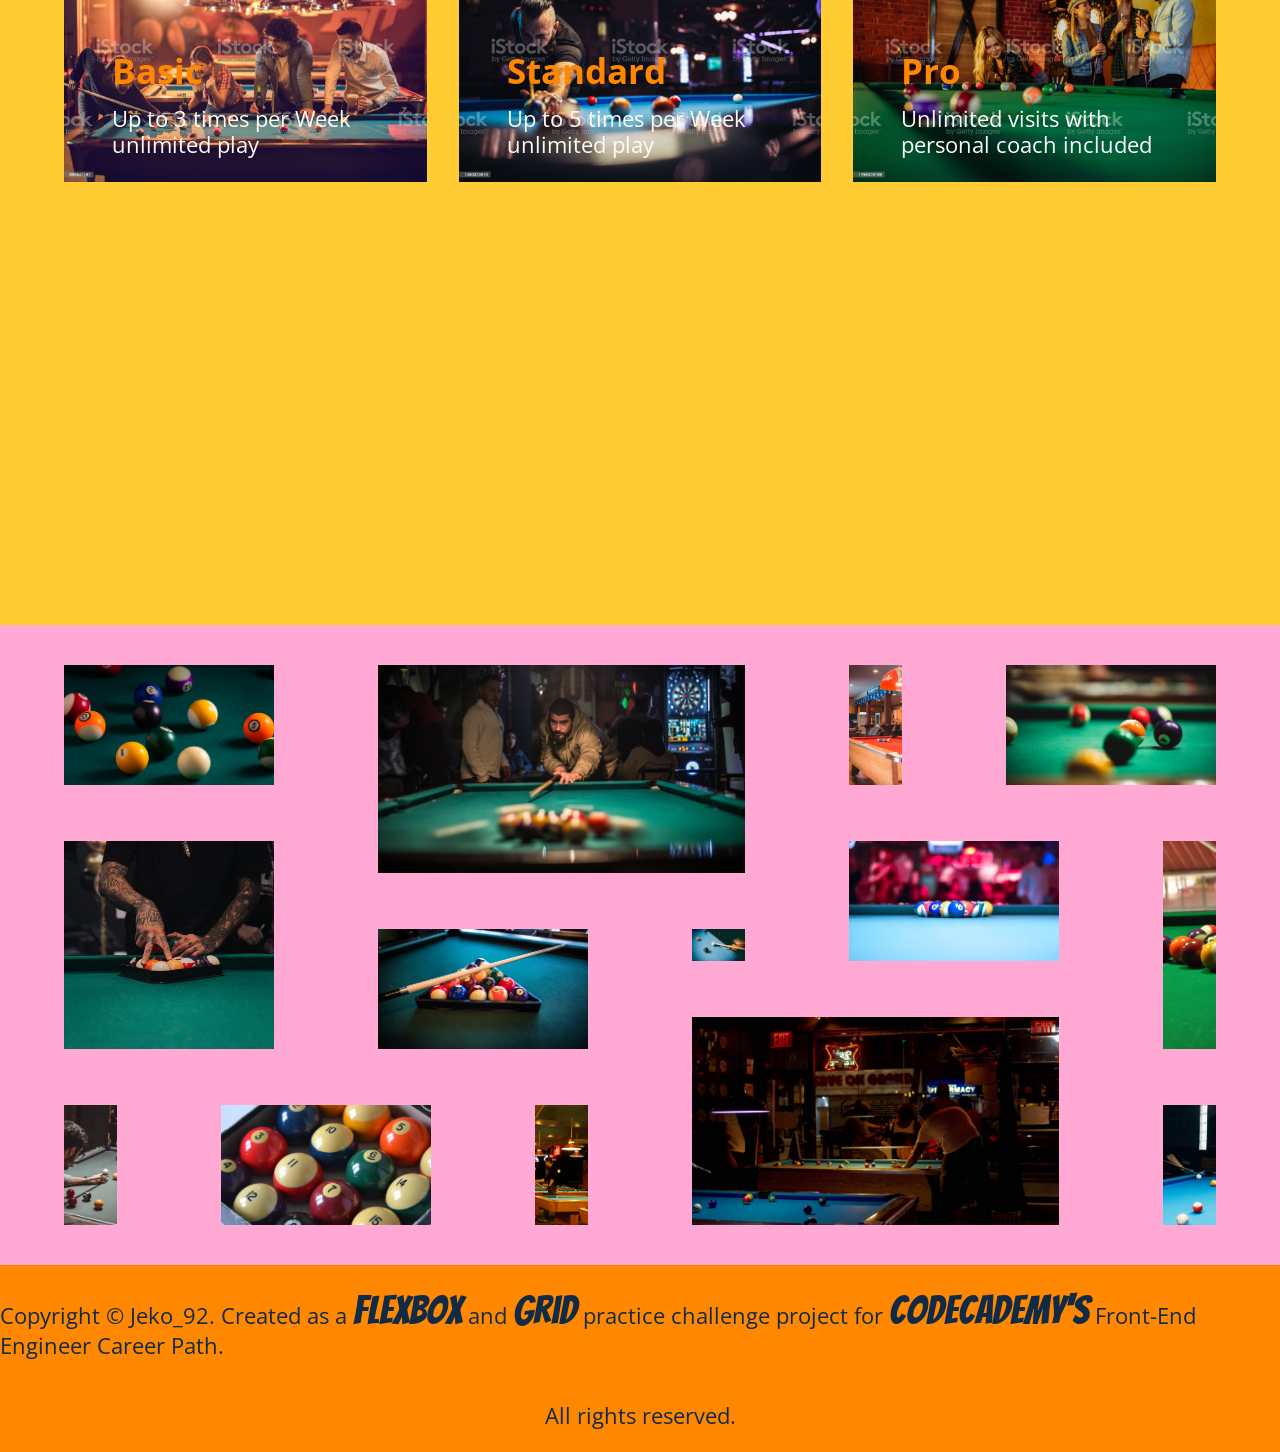
<file: Projects/17-Responsive-Club-Website/index.html>
<!DOCTYPE html>
<html lang="en">
  <head>
    <meta charset="UTF-8" />
    <meta name="viewport" content="width=device-width, initial-scale=1.0" />
    <title>Cue Masters</title>
    <link
      rel="shortcut icon"
      href="./assets/favicon/favicon.ico"
      type="image/x-icon"
    />
    <!-- Google fonts start -->
    <link rel="preconnect" href="https://fonts.googleapis.com" />
    <link rel="preconnect" href="https://fonts.gstatic.com" crossorigin />
    <link
      href="https://fonts.googleapis.com/css2?family=Bangers&family=Open+Sans:ital,wght@0,400;0,500;0,600;0,700;0,800;1,400;1,500;1,600;1,700;1,800&family=Russo+One&display=swap"
      rel="stylesheet"
    />
    <!-- Google fonts end -->
    <link rel="stylesheet" href="./css/reset.css" />
    <link rel="stylesheet" href="./css/styles.css" />
  </head>
  <body>
    <!-- Header -->
    <header>
      <div class="logo-container">
        <img
          src="./assets/favicon/icons8-billiard-66.png"
          alt="Cue masters Logo"
        />
        Cue Masters
      </div>
      <nav class="main-nav">
        <ul>
          <li><a href="#about">About us</a></li>
          <li><a href="#membership-options">Membership Options</a></li>
          <li><a href="#competitions">Competitions</a></li>
        </ul>
      </nav>
    </header>
    <!-- Main -->
    <main>
      <div class="jumbotron">
        <div class="container">
          <div class="welcome-text">
            <h1>Cue Masters</h1>
            <p>Rack 'em up, Aim, and Triumph!</p>
          </div>
        </div>
      </div>
      <div id="about">
        <h2>For all kinds of billiard Lovers...</h2>
        <p class="container">
          Welcome to Cue Masters, the ultimate destination for billiards
          enthusiasts and novices alike! Our club is a haven for those seeking
          thrilling cue sports action, camaraderie, and an unmatched level of
          competition. Step into our vibrant space, where the satisfying crack
          of balls colliding harmonizes with laughter and friendly banter.
          Whether you're a seasoned player looking to sharpen your skills or a
          beginner eager to explore the art of the cue, Cue Masters has
          everything you need. Our top-notch facilities boast state-of-the-art
          tables, a wide selection of cues, and an inviting ambiance that will
          keep you coming back for more. Join us today and become a part of our
          passionate community of Cue Masters. Embrace the challenge, make new
          friends, and let your cue do the talking! Unleash your inner champion
          and experience the thrill of victory. Come on in, grab a cue, and take
          your shot towards greatness. The table is set, and your journey to
          becoming a Cue Master starts now!
        </p>
      </div>
      <div id="membership-options">
        <div class="membership-header">
          <h2>Our Membership Options</h2>
          <p>Choose whichever option best suits you</p>
        </div>
        <div class="membership-cards">
          <div class="membership-card">
            <figure>
              <img
                src="./assets/img/membership-basic.jpeg"
                alt="membership-basic"
              />
              <figcaption>
                Basic
                <span>Up to 3 times per Week unlimited play</span>
              </figcaption>
            </figure>
          </div>
          <div class="membership-card">
            <figure>
              <img
                src="./assets/img/membership-standard.jpeg"
                alt="membership-basic"
              />
              <figcaption>
                Standard
                <span>Up to 5 times per Week unlimited play</span>
              </figcaption>
            </figure>
          </div>
          <div class="membership-card">
            <figure>
              <img
                src="./assets/img/membership-pro.jpeg"
                alt="membership-basic"
              />
              <figcaption>
                Pro
                <span>Unlimited visits with personal coach included</span>
              </figcaption>
            </figure>
          </div>
        </div>
      </div>
      <section class="gallery">
        <!-- EMMET CODE TO AVOID COPYING FI<gurE ELEMENTS AND CHANGING src AND alt ATTRIBUTES -->
        <!-- (figure.gallery_item.gallery__item--$>img.gallery__img[src="./img/gal-$.jpeg"][alt="Gallery image $"])*14 -->
        <figure class="gallery__item gallery__item--1">
          <img
            src="./assets/img/img-gallery/gallery-item-1.png"
            alt="Gallery image 1"
            class="gallery__img"
          />
        </figure>
        <figure class="gallery__item gallery__item--2">
          <img
            src="./assets/img/img-gallery/gallery-item-2.png"
            alt="Gallery image 2"
            class="gallery__img"
          />
        </figure>
        <figure class="gallery__item gallery__item--3">
          <img
            src="./assets/img/img-gallery/gallery-item-3.png"
            alt="Gallery image 3"
            class="gallery__img"
          />
        </figure>
        <figure class="gallery__item gallery__item--4">
          <img
            src="./assets/img/img-gallery/gallery-item-4.png"
            alt="Gallery image 4"
            class="gallery__img"
          />
        </figure>

        <figure class="gallery__item gallery__item--5">
          <img
            src="./assets/img/img-gallery/gallery-item-5.png"
            alt="Gallery image 5"
            class="gallery__img"
          />
        </figure>
        <figure class="gallery__item gallery__item--6">
          <img
            src="./assets/img/img-gallery/gallery-item-6.png"
            alt="Gallery image 6"
            class="gallery__img"
          />
        </figure>
        <figure class="gallery__item gallery__item--7">
          <img
            src="./assets/img/img-gallery/gallery-item-7.png"
            alt="Gallery image 7"
            class="gallery__img"
          />
        </figure>
        <figure class="gallery__item gallery__item--8">
          <img
            src="./assets/img/img-gallery/gallery-item-8.png"
            alt="Gallery image 8"
            class="gallery__img"
          />
        </figure>
        <figure class="gallery__item gallery__item--9">
          <img
            src="./assets/img/img-gallery/gallery-item-9.png"
            alt="Gallery image 9"
            class="gallery__img"
          />
        </figure>
        <figure class="gallery__item gallery__item--10">
          <img
            src="./assets/img/img-gallery/gallery-item-10.png"
            alt="Gallery image 10"
            class="gallery__img"
          />
        </figure>
        <figure class="gallery__item gallery__item--11">
          <img
            src="./assets/img/img-gallery/gallery-item-11.png"
            alt="Gallery image 11"
            class="gallery__img"
          />
        </figure>
        <figure class="gallery__item gallery__item--12">
          <img
            src="./assets/img/img-gallery/gallery-item-12.png"
            alt="Gallery image 12"
            class="gallery__img"
          />
        </figure>
        <figure class="gallery__item gallery__item--13">
          <img
            src="./assets/img/img-gallery/gallery-item-13.png"
            alt="Gallery image 13"
            class="gallery__img"
          />
        </figure>

        <figure class="gallery__item gallery__item--14">
          <img
            src="./assets/img/img-gallery/gallery-item-14.png"
            alt="Gallery image 14"
            class="gallery__img"
          />
        </figure>
      </section>
    </main>
    <!-- Footer -->
    <footer>
      <p>
        Copyright &copy; Jeko_92. Created as a
        <span class="flexbox-mdn"
          ><a
            href="https://developer.mozilla.org/en-US/docs/Learn/CSS/CSS_layout/Flexbox"
            >Flexbox</a
          ></span
        >
        and
        <span class="flexbox-mdn"
          ><a
            href="https://developer.mozilla.org/en-US/docs/Learn/CSS/CSS_layout/Grids"
            >Grid</a
          ></span
        >
        practice challenge project for
        <span class="codecademy"
          ><a href="https://www.codecademy.com/">CodeCademy's</a></span
        >
        Front-End Engineer Career Path.
      </p>
      <p>All rights reserved.</p>
    </footer>
  </body>
</html>
</file>
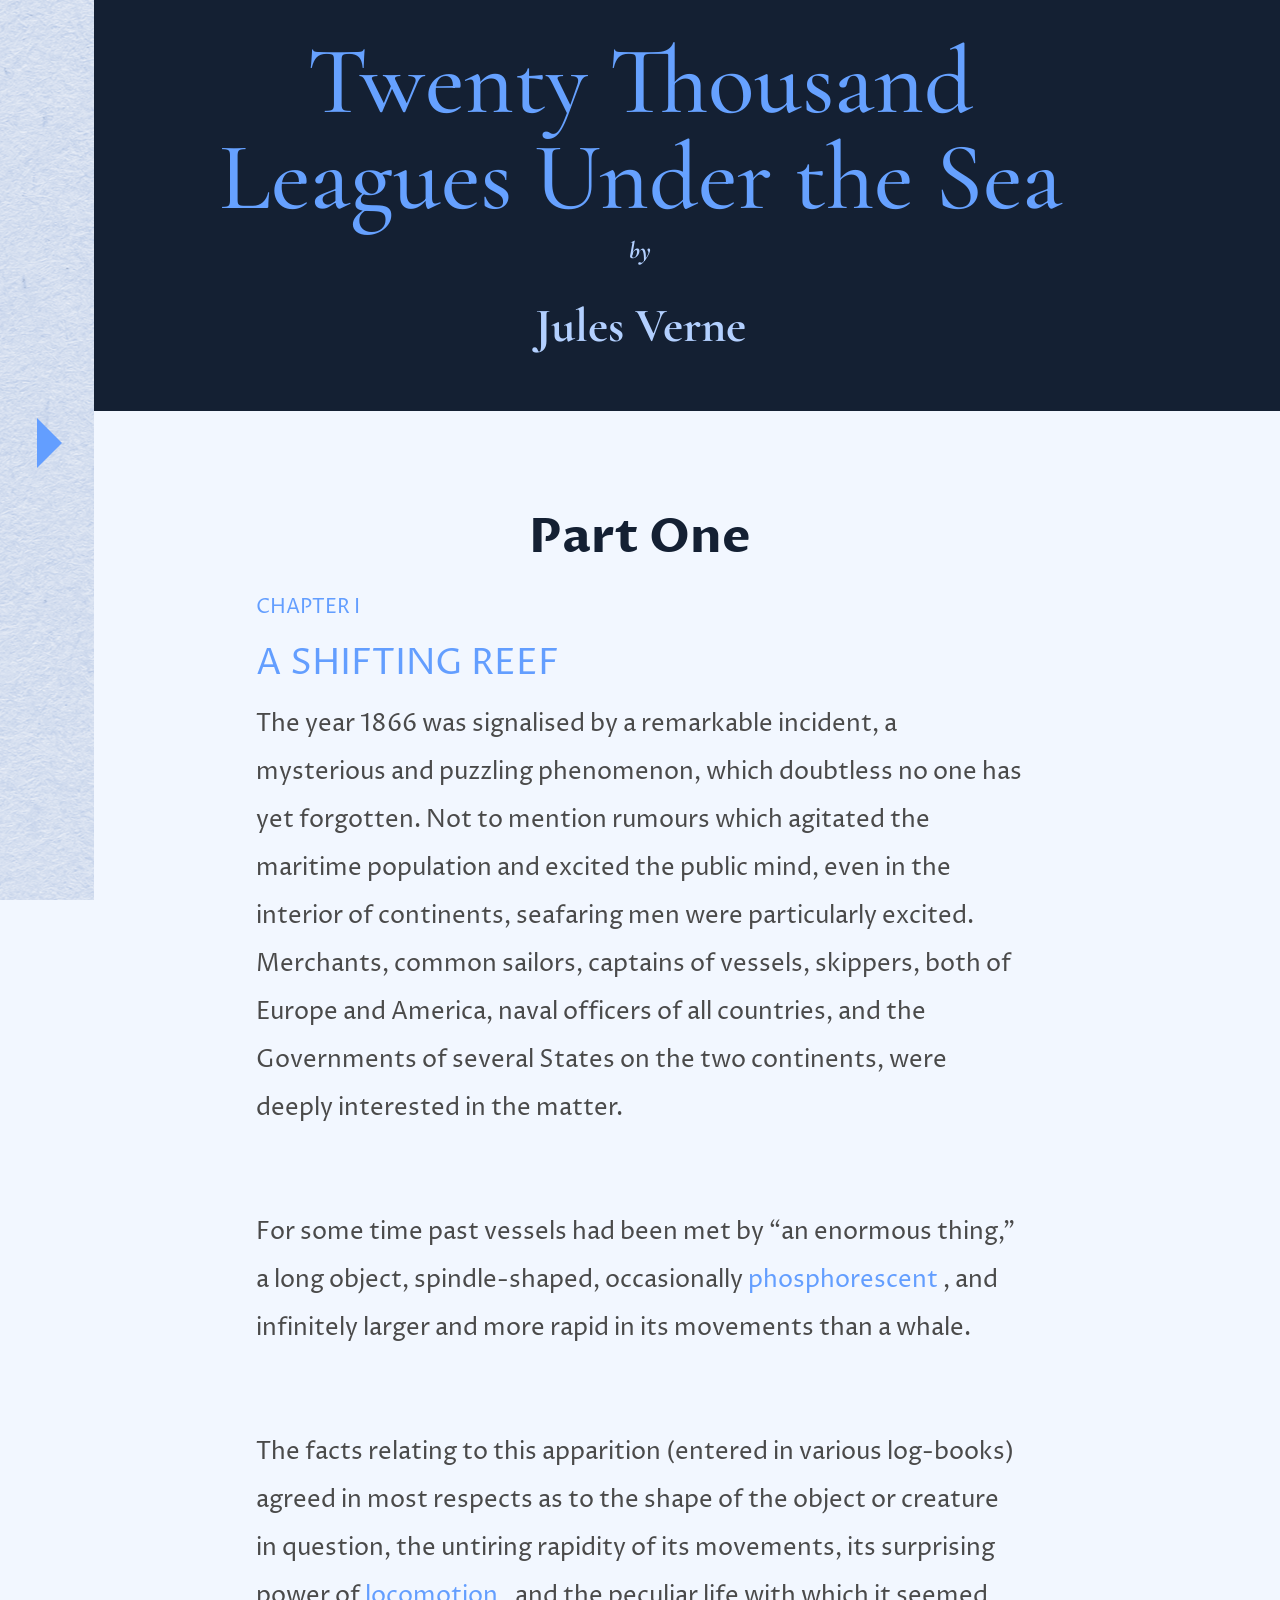
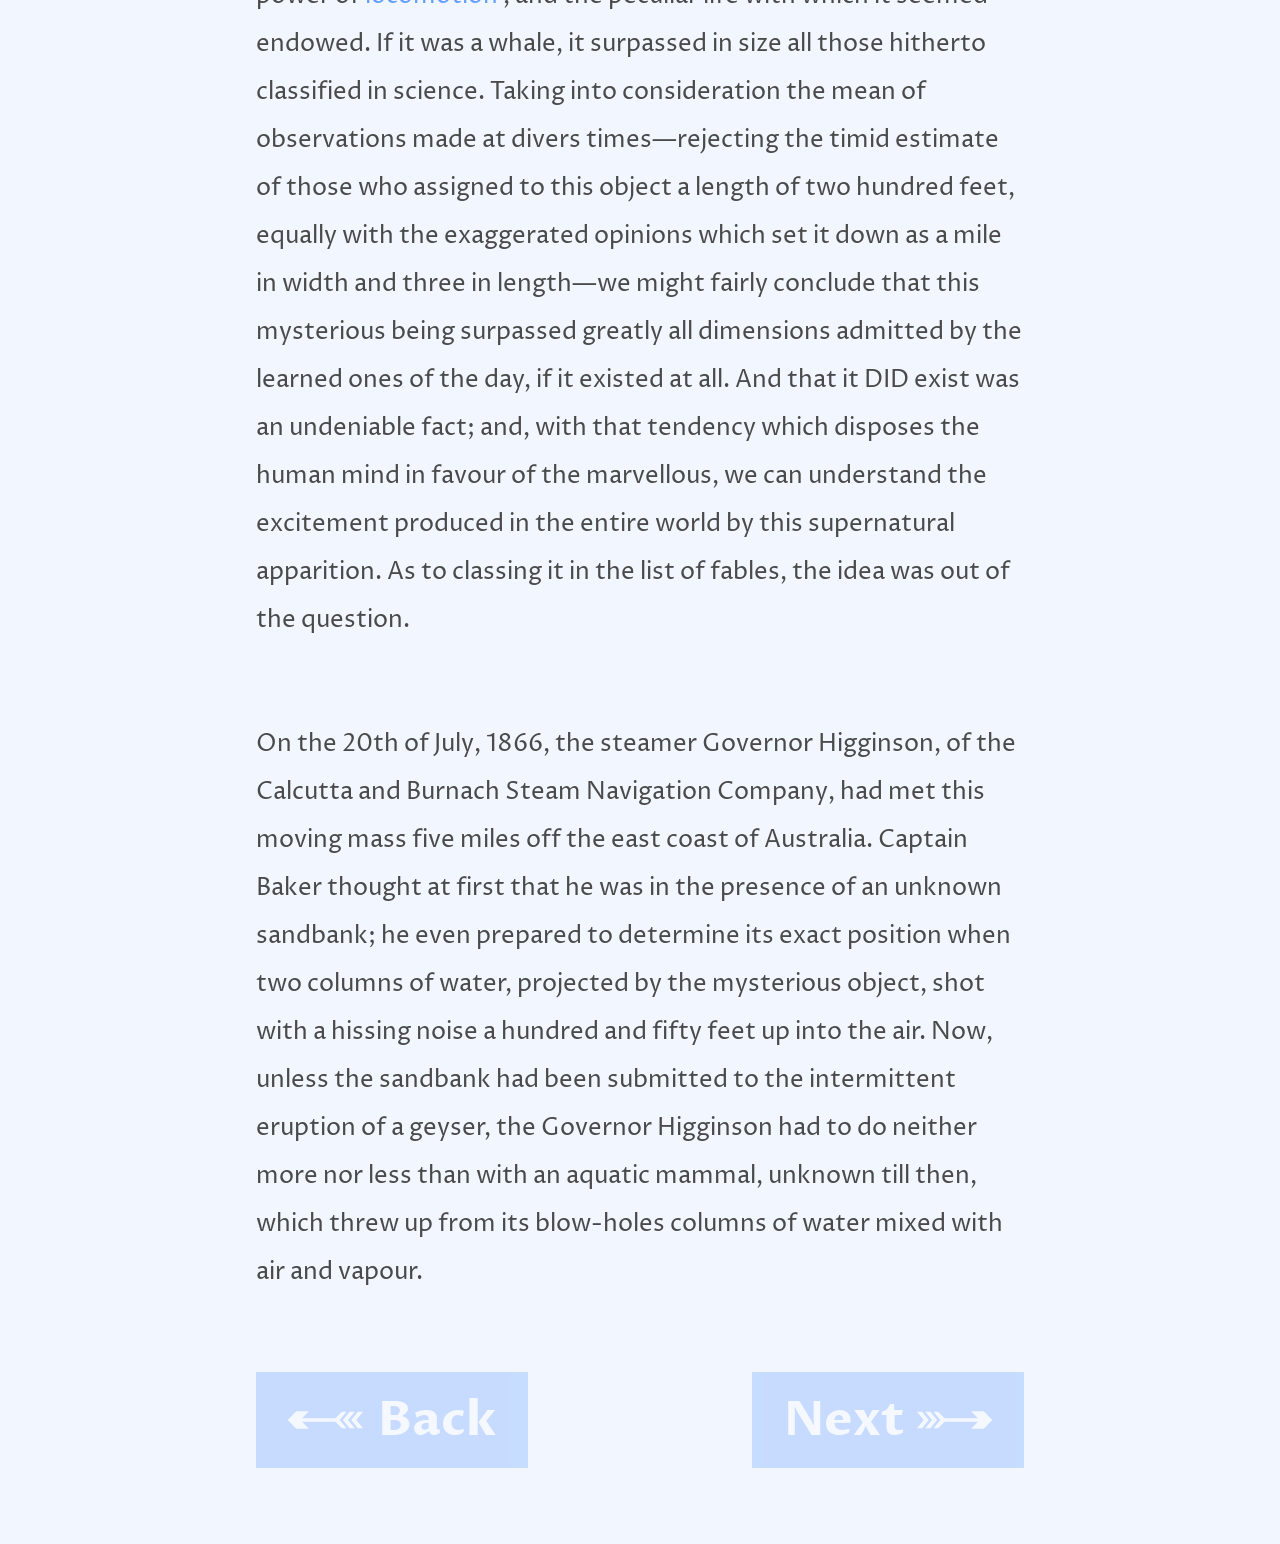
<file: Projects/18-20000-Leagues-Under-The-Sea/index.html>
<!DOCTYPE html>
<html lang="en">
  <head>
    <meta charset="UTF-8" />
    <meta name="viewport" content="width=device-width, initial-scale=1.0" />
    <title>20,000 Leagues Under The Sea</title>
    <link rel="shortcut icon" href="#" />
    <!-- Google fonts start -->
    <link
      href="https://fonts.googleapis.com/css?family=Cormorant+Garamond:500,700,700i"
      rel="stylesheet"
    />
    <link
      href="https://fonts.googleapis.com/css?family=Proza+Libre:400,500,700"
      rel="stylesheet"
    />
    <!-- Google fonts end -->
    <link rel="stylesheet" href="./css/reset.css" />
    <link rel="stylesheet" href="./css/styles.css" />
  </head>
  <body>
    <!-- Navigation Bar -->
    <nav>
      <div class="hover-content">
        <h2>Contents</h2>
        <h3>PART ONE</h3>
        <ol>
          <li><a href="" class="active">A SHIFTING REEF</a></li>
          <li><a href="">PRO AND CON</a></li>
          <li><a href="">I FORM MY RESOLUTION</a></li>
          <li><a href="">NED LAND</a></li>
          <li><a href="">AT A VENTURE</a></li>
          <li><a href="">AT FULL STEAM</a></li>
        </ol>
      </div>
      <div>
        <img src="./assets/img/triangle.png" />
      </div>
    </nav>

    <!-- Header -->
    <header class="banner">
      <h1>Twenty Thousand Leagues Under the Sea</h1>
      <em>by</em>
      <h2>Jules Verne</h2>
    </header>

    <!-- Book Content -->
    <div class="book-content">
      <h3>Part One</h3>
      <div class="chapter">
        <span class="number">CHAPTER I</span>
        <span class="name">A SHIFTING REEF</span>
      </div>
      <div class="prose">
        The year 1866 was signalised by a remarkable incident, a mysterious and
        puzzling phenomenon, which doubtless no one has yet forgotten. Not to
        mention rumours which agitated the maritime population and excited the
        public mind, even in the interior of continents, seafaring men were
        particularly excited. Merchants, common sailors, captains of vessels,
        skippers, both of Europe and America, naval officers of all countries,
        and the Governments of several States on the two continents, were deeply
        interested in the matter.
      </div>

      <div class="prose">
        For some time past vessels had been met by “an enormous thing,” a long
        object, spindle-shaped, occasionally
        <div class="definable">
          <span class="word">phosphorescent</span
          ><!-- Trailing comments prevents indentation whitespace from displaying between divs.
         -->
          <div class="definition-container">
            <h4>phosphorescent</h4>
            <span class="information">adjective | phos·pho·res·cent</span>
            <ul class="definitions">
              <li>
                Exhibiting a luminescence that is caused by the absorption of
                radiations (as light or electrons) and continues for a
                noticeable time after these radiations have stopped
              </li>
              <li>Exhibiting an enduring luminescence without sensible heat</li>
            </ul>
          </div>
          <!--
     -->
        </div>
        , and infinitely larger and more rapid in its movements than a whale.
      </div>

      <div class="prose">
        The facts relating to this apparition (entered in various log-books)
        agreed in most respects as to the shape of the object or creature in
        question, the untiring rapidity of its movements, its surprising power
        of
        <div class="definable">
          <span class="word">locomotion</span
          ><!--
         -->
          <div class="definition-container">
            <h4>locomotion</h4>
            <span class="information">noun | lo·co·mo·tion</span>
            <ol class="definitions">
              <li>movement or the ability to move from one place to another</li>
            </ol>
          </div>
          <!--
     -->
        </div>
        , and the peculiar life with which it seemed endowed. If it was a whale,
        it surpassed in size all those hitherto classified in science. Taking
        into consideration the mean of observations made at divers
        times—rejecting the timid estimate of those who assigned to this object
        a length of two hundred feet, equally with the exaggerated opinions
        which set it down as a mile in width and three in length—we might fairly
        conclude that this mysterious being surpassed greatly all dimensions
        admitted by the learned ones of the day, if it existed at all. And that
        it DID exist was an undeniable fact; and, with that tendency which
        disposes the human mind in favour of the marvellous, we can understand
        the excitement produced in the entire world by this supernatural
        apparition. As to classing it in the list of fables, the idea was out of
        the question.
      </div>

      <div class="prose">
        On the 20th of July, 1866, the steamer Governor Higginson, of the
        Calcutta and Burnach Steam Navigation Company, had met this moving mass
        five miles off the east coast of Australia. Captain Baker thought at
        first that he was in the presence of an unknown sandbank; he even
        prepared to determine its exact position when two columns of water,
        projected by the mysterious object, shot with a hissing noise a hundred
        and fifty feet up into the air. Now, unless the sandbank had been
        submitted to the intermittent eruption of a geyser, the Governor
        Higginson had to do neither more nor less than with an aquatic mammal,
        unknown till then, which threw up from its blow-holes columns of water
        mixed with air and vapour.
      </div>

      <div class="navigation-buttons">
        <a href="#" class="button">
          <img src="./assets/svg/left_arrow.svg" />
          <span class="action">Back</span>
        </a>
        <a href="#" class="button">
          <span class="action">Next</span>
          <img src="./assets/svg/right_arrow.svg" />
        </a>
      </div>
    </div>
  </body>
</html>
</file>
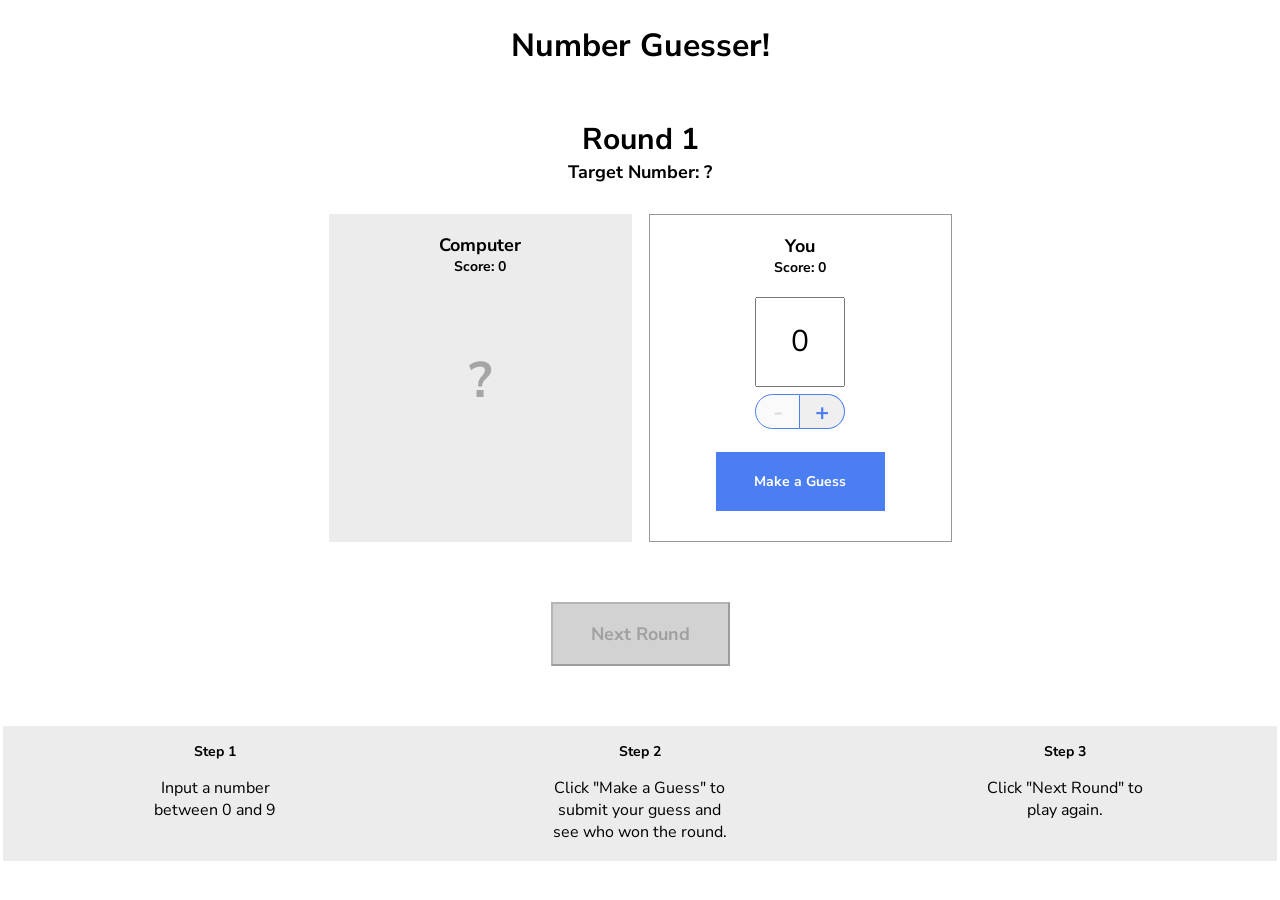
<file: Projects/19-Number-Guesser/index.html>
<!DOCTYPE html>
<html lang="en">
  <head>
    <meta charset="UTF-8" />
    <meta name="viewport" content="width=device-width, initial-scale=1.0" />
    <title>Number Guesser</title>
    <link rel="shortcut icon" href="#" />
    <!-- Google fonts start -->
    <link
      href="https://fonts.googleapis.com/css?family=Nunito+Sans:400,700"
      rel="stylesheet"
    />
    <!-- Google fonts end -->
    <link rel="stylesheet" href="styles.css" />
  </head>
  <body>
    <div class="game-container">
      <header>
        <h1>Number Guesser!</h1>
      </header>

      <div class="rounds">
        <p class="round-label">Round <span id="round-number">1</span></p>
        <p class="guess-label">
          Target Number: <span id="target-number">?</span>
        </p>
      </div>

      <div class="guessing-area">
        <div class="guess computer-guess">
          <div class="guess-title">
            <p class="guess-label">Computer</p>
            <p class="score-label">Score: <span id="computer-score">0</span></p>
          </div>
          <p id="computer-guess">?</p>
          <p class="winning-text" id="computer-wins"></p>
        </div>
        <div class="guess human-guess">
          <div class="guess-title">
            <p class="guess-label">You</p>
            <p class="score-label">Score: <span id="human-score">0</span></p>
          </div>
          <input type="number" id="human-guess" min="0" max="9" value="0" />
          <div class="number-controls">
            <button class="number-control left" id="subtract" disabled>
              -
            </button>
            <button class="number-control right" id="add">+</button>
          </div>
          <button class="button" id="guess">Make a Guess</button>
        </div>
      </div>

      <div class="next-round-container">
        <button class="button" id="next-round" disabled>Next Round</button>
      </div>
    </div>

    <div class="instructions">
      <div class="instruction">
        <h3>Step 1</h3>
        <p>Input a number between 0 and 9</p>
      </div>
      <div class="instruction">
        <h3>Step 2</h3>
        <p>
          Click "Make a Guess" to submit your guess and see who won the round.
        </p>
      </div>
      <div class="instruction">
        <h3>Step 3</h3>
        <p>Click "Next Round" to play again.</p>
      </div>
    </div>

    <script src="./script.js"></script>
    <script src="./game.js"></script>
  </body>
  <!-- <body>
    <div class="game-container">
      <header>
        <h1>Number Guesser!</h1>
      </header>
      <div class="rounds">
        <p class="round-label">Round <span id="round-number">1</span></p>
        <p class="guess-label">
          Target Number: <span id="target-number">?</span>
        </p>
      </div>
      <div class="guessing-area">
        <div class="guess computer-guess">
          <div class="guess-title">
            <p class="guess-label">Computer</p>
            <p class="score-label">Score: <span id="computer-score">0</span></p>
          </div>
          <p class="computer-guess">?</p>
          <p class="winning-text" id="computer-wins"></p>
        </div>
        <div class="guess human-guess">
          <div class="guess-title">
            <p class="guess-label">You</p>
            <p class="score-label">Score: <span id="human-score">0</span></p>
          </div>
          <input
            type="number"
            name="guess"
            id="human-guess"
            min="0"
            max="9"
            value="0"
          />
          <div class="number-controls">
            <button class="number-control left" id="subtract" disabled>
              -
            </button>
            <button class="number-control right" id="add" disabled>+</button>
          </div>
        </div>
      </div>
      <div class="next-round-container">
        <button class="button" id="next-round" disabled>Next Round</button>
      </div>
    </div>
    <div class="instructions">
      <div class="instruction">
        <h3>Step 1</h3>
        <p>Input a number between 0 and 9</p>
      </div>
      <div class="instruction">
        <h3>Step 2</h3>
        <p>
          Click "Make a Guess" to submit your guess and see who won the round.
        </p>
      </div>
      <div class="instruction">
        <h3>Step 3</h3>
        <p>Click "Next Round" to play again.</p>
      </div>
    </div>
    <script src="script.js"></script>
    <script src="game.js"></script>
  </body> -->
</html>
</file>
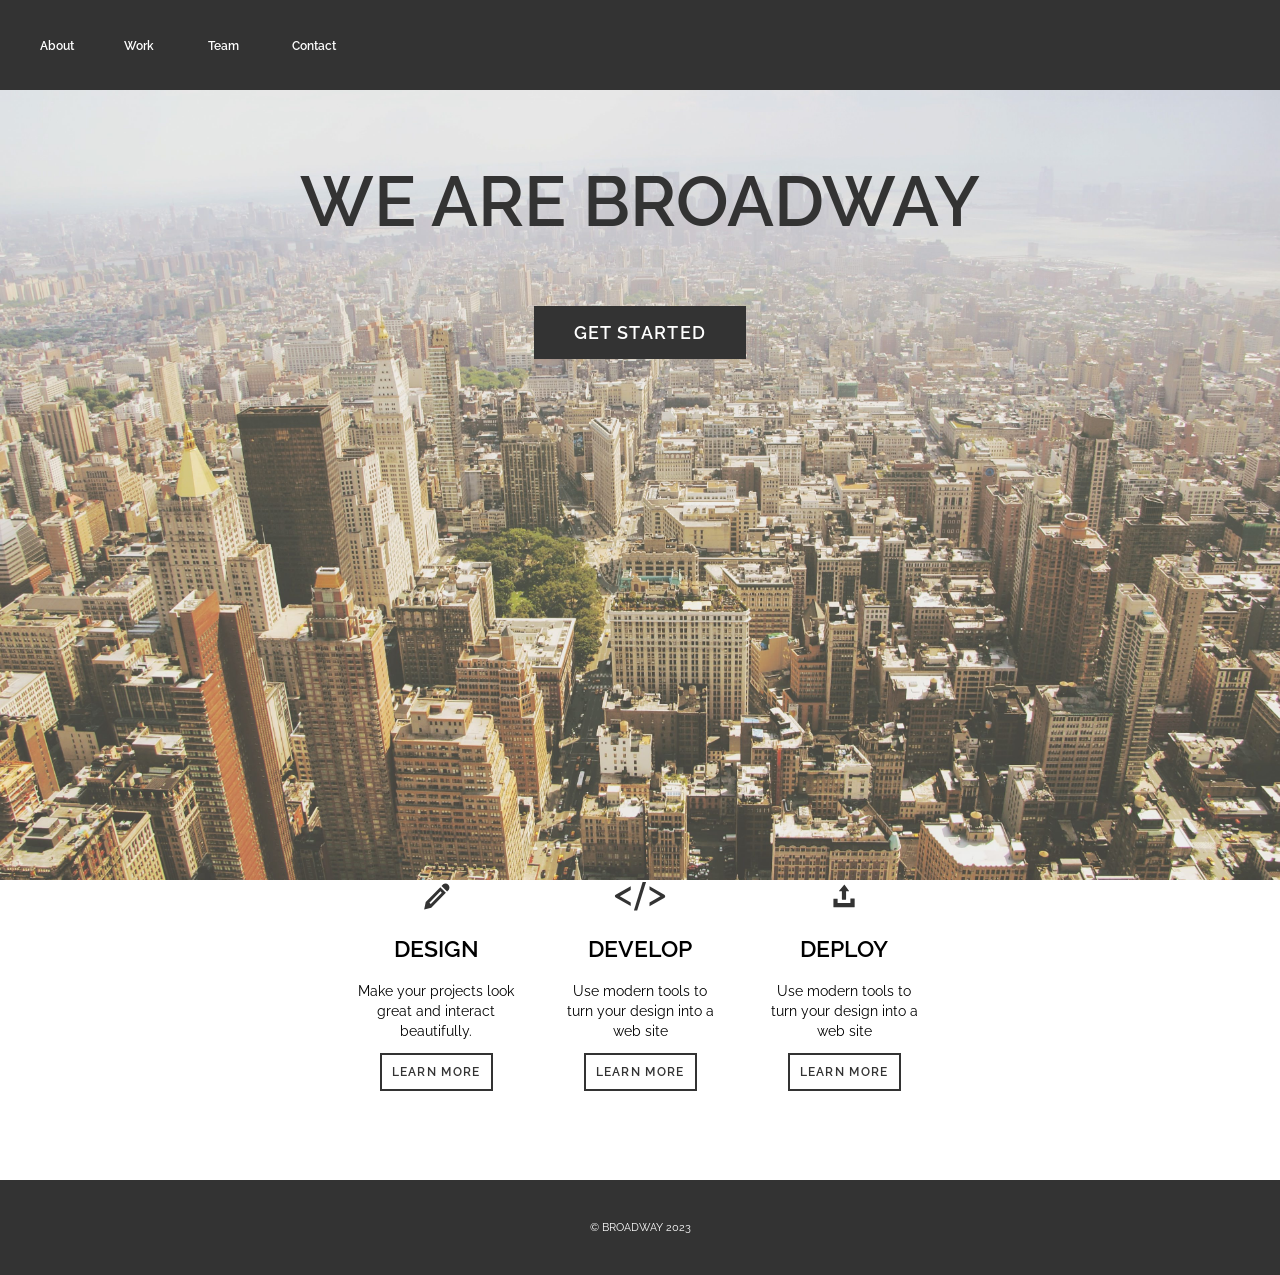
<file: Projects/2-Broadway/index.html>
<!DOCTYPE html>
<html>
  <head>
    <meta charset="UTF-8" />
    <meta http-equiv="X-UA-Compatible" content="IE=edge" />
    <meta name="viewport" content="width=device-width, initial-scale=1.0" />
    <title>Broadway</title>
    <link
      href="https://fonts.googleapis.com/css?family=Raleway:400, 600"
      rel="stylesheet"
      type="text/css"
    />
    <link href="styles.css" rel="stylesheet" />
  </head>
  <body>
    <header>
      <nav>
        <ul>
          <li>About</li>
          <li>Work</li>
          <li>Team</li>
          <li>Contact</li>
        </ul>
      </nav>
    </header>

    <main>
      <div class="jumbotron">
        <div class="container">
          <h1>We are Broadway</h1>
          <a href="#" class="btn-main"> Get Started </a>
        </div>
      </div>
    </main>

    <section class="supporting">
      <div class="container">
        <div class="col">
          <img src="./assets/svg/design.svg" />
          <h2>Design</h2>
          <p>Make your projects look great and interact beautifully.</p>
          <a href="#"> Learn More</a><br />
        </div>

        <div class="col">
          <img src="./assets/svg/develop.svg" />
          <h2>Develop</h2>
          <p>Use modern tools to turn your design into a web site</p>
          <a href="#"> Learn More</a><br />
        </div>

        <div class="col">
          <img src="./assets/svg/deploy.svg" />
          <h2>Deploy</h2>
          <p>Use modern tools to turn your design into a web site</p>
          <a href="#"> Learn More</a><br />
        </div>
      </div>
    </section>

    <footer>
      <div class="container">
        <p>&copy; Broadway 2023</p>
      </div>
    </footer>
  </body>
</html>
</file>
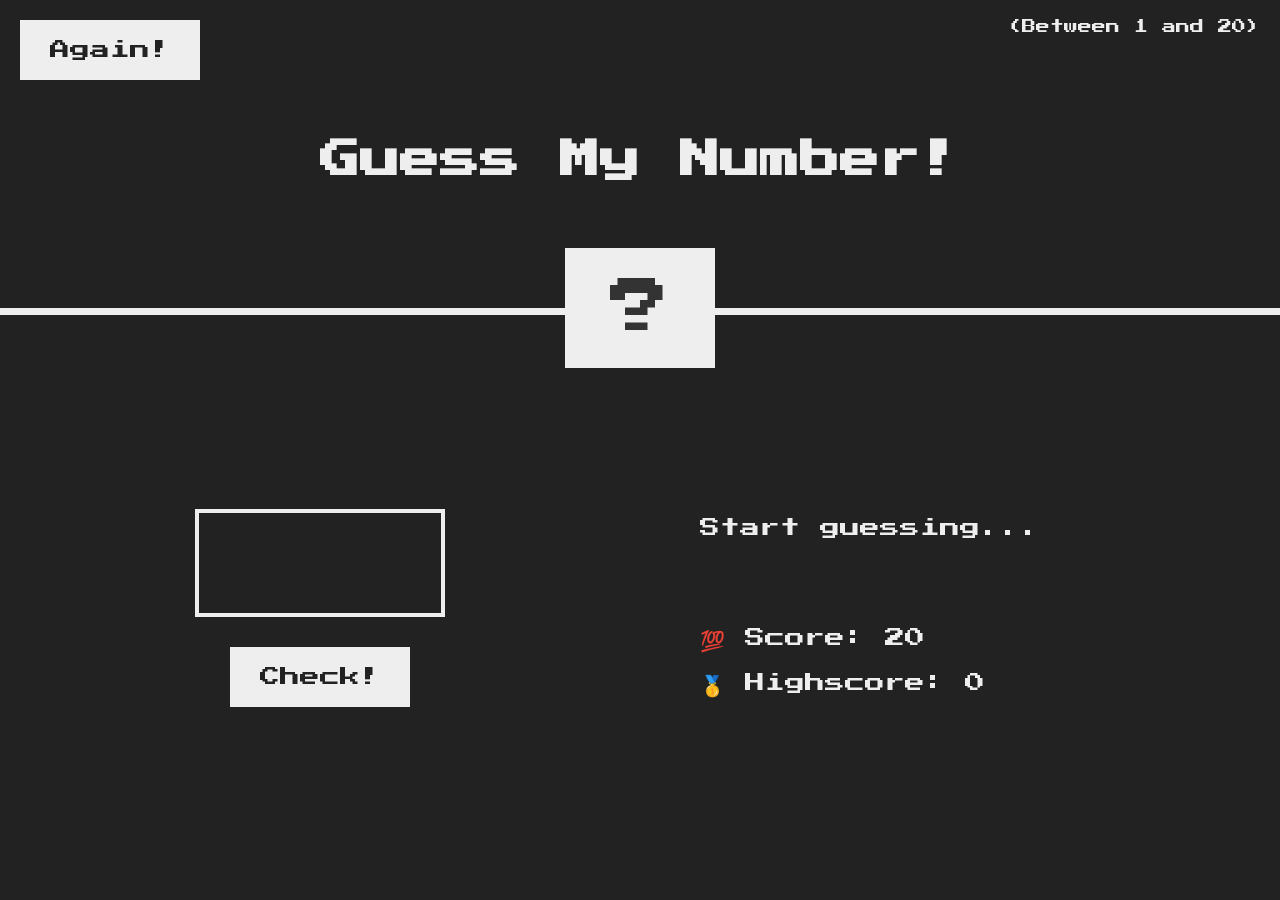
<file: Projects/20-Guess-My-number/index.html>
<!DOCTYPE html>
<html lang="en">
  <head>
    <meta charset="UTF-8" />
    <meta name="viewport" content="width=device-width, initial-scale=1.0" />
    <meta http-equiv="X-UA-Compatible" content="ie=edge" />
    <link rel="stylesheet" href="style.css" />
    <title>Guess My Number Game</title>
  </head>
  <body>
    <header>
      <h1>Guess My Number!</h1>
      <p class="between">(Between 1 and 20)</p>
      <button class="btn again">Again!</button>
      <div class="number">?</div>
    </header>
    <main>
      <section class="left">
        <input type="number" class="guess" />
        <button class="btn check">Check!</button>
      </section>
      <section class="right">
        <p class="message">Start guessing...</p>
        <p class="label-score">💯 Score: <span class="score">20</span></p>
        <p class="label-highscore">
          🥇 Highscore: <span class="highscore">0</span>
        </p>
      </section>
    </main>
    <script src="script.js"></script>
  </body>
</html>
</file>
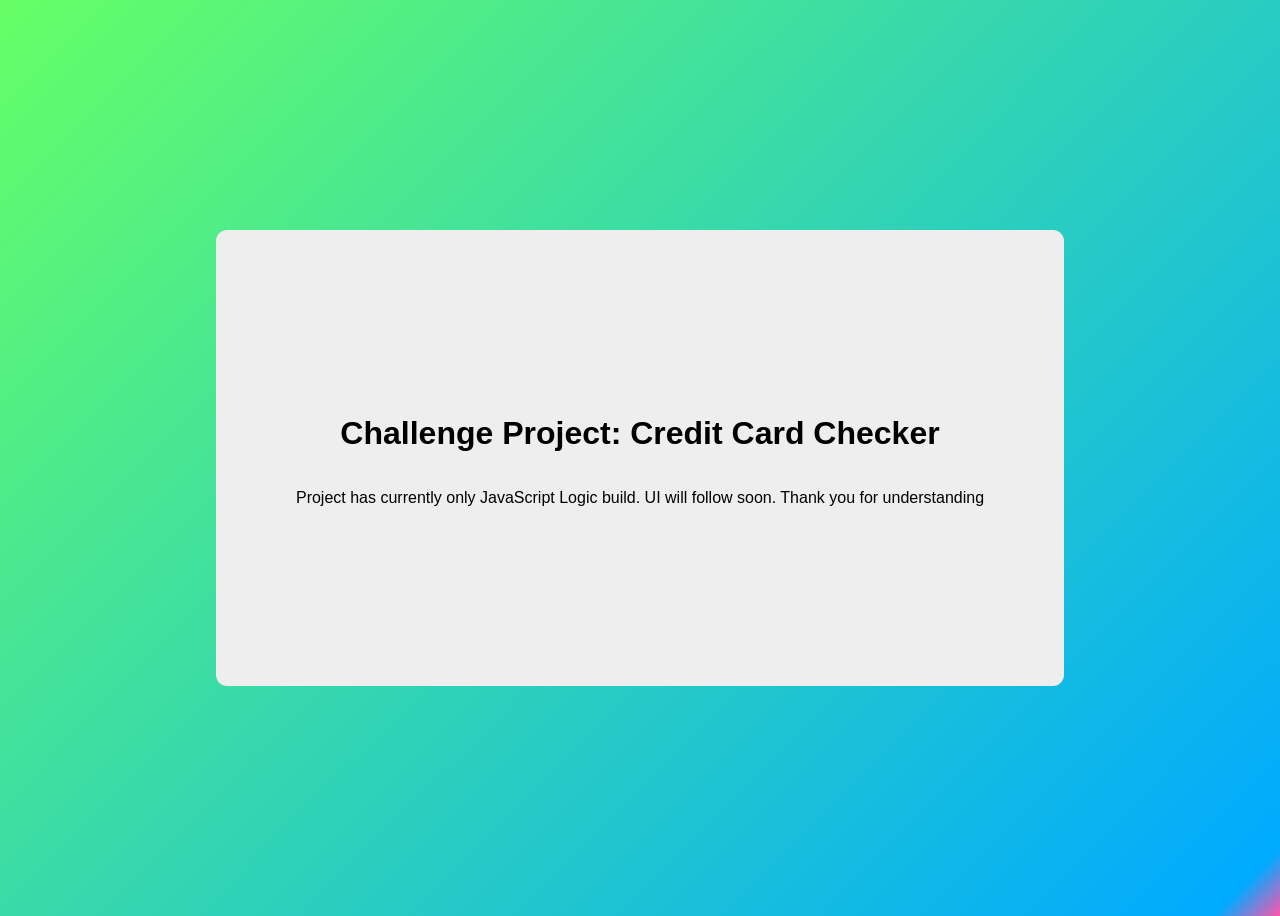
<file: Projects/21-Credit-Cards-Checker/index.html>
<!DOCTYPE html>
<html lang="en">
  <head>
    <meta charset="UTF-8" />
    <meta name="viewport" content="width=device-width, initial-scale=1.0" />
    <title>Credit Card Checker</title>
    <style>
      body {
        font-family: Verdana, Geneva, Tahoma, sans-serif;
        min-height: 100vh;
        background: rgb(255, 136, 0);
        background: linear-gradient(
          135deg,
          rgba(255, 136, 0, 1) 0%,
          rgba(102, 255, 102, 1) 0%,
          rgba(0, 170, 255, 1) 97%,
          rgba(255, 85, 170, 1) 100%
        );
        background-repeat: no-repeat;
        display: flex;
        justify-content: center;
        align-items: center;
      }

      .container {
        max-width: 700px;
        height: 40vh;
        /* margin: 0 auto; */
        text-align: center;
        background-color: #eee;
        display: flex;
        flex-direction: column;
        justify-content: center;
        align-items: center;
        padding: 3rem 5rem;
        border-radius: 0.7rem;
      }
    </style>
  </head>
  <body>
    <div class="container">
      <h1>Challenge Project: Credit Card Checker</h1>
      <p>
        Project has currently only JavaScript Logic build. UI will follow soon.
        Thank you for understanding
      </p>
    </div>
    <script src="script.js"></script>
  </body>
</html>
</file>
<file: Projects/12-PupSpa/styles.css>
body {
  background-color: #fcfcfc;
  color: #db6363;
  text-align: center;
}

.grid {
  display: grid;
  /* grid-template-rows: 100px 8fr 5fr 4fr 5fr 80px;
  grid-template-columns: repeat(6, 1fr); */
  grid-template: 100px 8fr 5fr 4fr 5fr 80px / repeat(6, 1fr);
  gap: 20px;
}

header {
  /* grid-area: 1/1 / span 1 / span6; */
  grid-column: 1 / span 6;
  display: grid;
}

.title {
  margin: auto;
  color: #dc6363;
  font-family: Poppins;
  font-size: 2em;
  font-weight: 700;
}

.banner {
  padding: 3%;
  background-color: #db6363;
  color: #ffffff;
  font-family: Poppins;
  font-size: 3em;
  font-weight: 300;
  letter-spacing: 3.7px;
  /* grid-area: 2/1 / span 1 / span6; */
  grid-column: 1 / span 6;
}

p,
.banner-contents {
  max-width: 80%;
  margin: auto;
}

img {
  height: 5em;
  margin-left: 75px;
}

.about {
  background-color: #f0f0f0;
  /* grid-area: 3/1 / span 1 / span6; */
  grid-column: 1 / span 6;
  display: grid;
}

.text {
  color: #2f2d2d;
  font-family: Poppins;
  font-size: 22px;
  font-weight: 700;
  letter-spacing: 0.5px;
}

.box {
  background-color: #2f2f2f;
  color: #ffffff;
  font-family: Poppins;
  font-size: 16px;
  font-weight: 500;
  letter-spacing: 0.5px;
  text-align: center;
  display: grid;
}

.address {
  grid-column: 1 / span 2;
}

.hours {
  grid-column: 3 / span 2;
}

.call-us {
  grid-column: 5 / span2;
}

.icon {
  height: 80px;
  margin: auto;
}

.testimonial {
  background-color: #f0f0f0;
  color: #db6363;
  font-family: Poppins;
  font-size: 18px;
  font-style: italic;
  letter-spacing: 3.7px;
  display: grid;
}

.one {
  grid-column: 1 / span 3;
}

.two {
  grid-column: 4 / span 3;
}

footer {
  background-color: #db6363;
  color: #ffffff;
  font-family: Poppins;
  font-size: 16px;
  letter-spacing: 0.4px;
  /* grid-area: 5/1 / span 1 / span6; */
  grid-column: 1 / span 6;
  display: grid;
}
</file>
<file: Projects/13-Task-Board/styles.css>
@font-face {
  font-family: WorkSans;
  src: url("./assets/fonts/WorkSans-Regular.ttf");
}
@font-face {
  font-family: Poppins;
  src: url("./assets/fonts/Poppins-Regular.ttf");
}

html {
  height: 100%;
}

body {
  height: 100%;
  margin: 0;
  background-image: linear-gradient(359deg, #3023ae, #eb7f7b);
  background-repeat: no-repeat;
  background-attachment: fixed;
}

.navbar {
  display: grid;
  grid-template-columns: 10px 1fr 3fr 1fr;
  position: absolute;
  width: 100%;
  height: 60px;
  background-color: rgba(120, 70, 154, 0.2);
  text-align: center;
  top: 0;
  left: 0;
  justify-content: space-around;
}

.navbar h1 {
  grid-column: 3 / 4;
  font-family: Poppins;
  color: #ffffff;
  margin: 0;
  align-self: center;
}

.container {
  width: 1000px;
  display: grid;
  grid-template-columns: repeat(3, 1fr);
  column-gap: 20px;
}

.search-bar {
  grid-column: 2 / 3;
  width: 100%;
  height: 40px;
  background-color: rgba(255, 255, 255, 0.35);
  top: 8px;
  position: absolute;
}

input {
  display: inline-block;
  border: none;
  background: transparent;
  font-size: 14px;
}

.search-bar input {
  float: left;
  height: 18px;
  margin-top: 9px;
  margin-left: 7px;
}

.card-column input {
  height: 18px;
  margin-left: 15px;
}

.search-icon {
  float: left;
  margin-top: 9px;
  margin-left: 7px;
}

.card-column {
  background-color: #ffffff;
  gap: 10px;
  min-height: 700px;
  display: grid;
  grid-template-rows: 20px repeat(6, 100px);
  align-content: space-around;
  grid-auto-rows: 100px;
}

.completed-projects {
  grid-template-rows: 20px;
  grid-auto-rows: 100px;
  align-content: start;
}

.card-column h2 {
  padding: 0;
  margin: 0 auto;
  font-family: WorkSans;
  font-size: 16px;
  font-weight: 600;
  letter-spacing: 0.2px;
  text-align: left;
  color: #2f2f2f;
  display: inline-block;
}

.taskgroup-heading {
  margin-left: 15px;
  margin-top: 7px;
}

.site-body {
  position: absolute;
  top: 100px;
  margin-left: 50px;
}

.card {
  margin-right: 15px;
  margin-left: 15px;
  background-color: rgba(216, 216, 216, 0.21);
  border: solid 1px rgba(151, 151, 151, 0.21);
  position: relative;
}

.rectangle {
  width: 57px;
  height: 6px;
  position: relative;
  display: inline-block;
  margin-left: 7px;
}

.list-icon {
  display: inline-block;
  margin-left: 7px;
  margin-bottom: 5px;
  position: absolute;
  bottom: 0;
}

.task-description {
  margin-left: 7px;
  margin-top: 0;
  font-family: WorkSans;
  font-size: 14px;
  letter-spacing: 0.2px;
  text-align: left;
  color: #2f2f2f;
}

.ellipsis-icon {
  display: inline-block;
  /* float: right; */
  margin-right: 15px;
}

.task-date {
  display: inline-block;
  font-family: WorkSans;
  font-size: 10px;
  letter-spacing: 0.1px;
  text-align: left;
  color: #9b9b9b;
  position: absolute;
  bottom: 0;
  margin-bottom: 5px;
  left: 25px;
}

.yellow {
  background-color: #fdcb1e;
}

.orange {
  background-color: #ff7700;
}

.green {
  background-color: #50e3c2;
}

.blue {
  background-color: #3343e5;
}

.add-card {
  background-color: rgba(216, 216, 216, 0.21);
  border: solid 1px rgba(151, 151, 151, 0.21);
  color: #2f2f2f;
}
</file>
<file: Projects/14-Tsunami-Coffee/css/styles.css>
html,
body {
  font-family: Helvetica, sans-serif;
  font-size: 16px;
  margin: 0;
  background-color: #fff;
}

.container {
  max-width: 960px;
  margin: 0 auto;
}

.main {
  height: 30rem;
  padding-top: 1rem;
  background-image: url("../assets/img/bg-photo.png");
  background-size: cover;
  background-position: center;
  background-repeat: no-repeat;
}

.main img {
  width: 15rem;
  display: block;
  margin: auto;
  margin-top: 5rem;
}

nav {
  background-color: orangered;
  color: #fff;
}

ul {
  list-style: none;
  margin: 0;
}

li {
  display: inline-block;
  padding: 0.75rem 1.25rem;
}

.supporting,
.rating,
.gallery,
.location {
  margin: 4em auto;
}

.supporting {
  display: flex;
  align-items: flex-start;
  padding: 0 1rem;
}

.supporting img {
  height: 10%;
  width: 10%;
  margin-right: 5%;
}

.rating {
  background-color: orangered;
  height: 20rem;
  padding: 0 1rem;
  color: #fff;
  display: flex;
  justify-content: center;
  align-items: center;
}

.rating h1 {
  font-size: 2.5rem;
}

.gallery img {
  display: block;
  width: 30%;
  margin: 1.5%;
  float: left;
}

.clearfix {
  clear: both;
}

.location {
  text-align: center;
  margin-bottom: 7rem;
}

.location img {
  width: 100%;
}

footer {
  background-color: orangered;
  padding: 0 1rem;
}

footer .container {
  display: flex;
  align-items: center;
  justify-content: space-between;
  padding: 5em 0;
  color: #fff;
}

/* Media Queries */

@media only screen and (max-width: 960px) {
  .main {
    padding-top: 0;
  }
}

@media only screen and (max-width: 700px) {
  .supporting img {
    display: none;
  }
}

@media only screen and (max-width: 470px) {
  .rating h1 {
    font-size: 2rem;
  }

  .gallery img {
    width: 100%;
    margin: 0;
  }

  footer nav {
    display: none;
  }
}
</file>
<file: Projects/15-Fotomatic/resources/css/styles.css>
/* Universal Styles */

html {
  font-family: "Roboto", sans-serif;
  font-size: 16px;
}

.main-content {
  position: relative;
  top: 5.3125rem; /* To offset for fixed header. */
}

.center {
  text-align: center;
}

.button {
  border-radius: 0.25rem;
  background-color: #4a4a4a;
  color: white;
}

.image-container {
  overflow: hidden;
}

.image-container img {
  display: block;
  max-width: 100%;
}

@media only screen and (max-width: 895px) {
  .main-content {
    top: 2.5625rem;
  }
}

/* Header */

header {
  position: fixed;
  z-index: 100;
  width: 100%;
  border-bottom: solid 1px #c6c1c1;
  background-color: white;
}

header .content {
  display: flex;
  align-items: center;
  padding: 1.875rem;
}

header .logo {
  flex: 1;
}

header nav ul {
  display: flex;
}

nav li {
  padding-left: 3.5rem;
}

nav a {
  vertical-align: bottom;
  line-height: 1.6;
  font-size: 1rem;
  color: #4a4a4a;
}

nav .button {
  padding: 0.1875rem 0.5rem;
  background-color: #9dc20b;
  line-height: 1.6;
  color: white;
}

/* nav li:last-child {
  display: none;
} */

header .icon {
  width: 1rem;
  padding-left: 0.75rem;
}

header .mobile {
  display: none;
}

@media only screen and (max-width: 895px) {
  nav li:last-child {
    display: block;
  }
  header .content {
    padding: 1rem 1rem;
  }
}
@media only screen and (max-width: 600px) {
  header .desktop {
    display: none;
  }
  header .mobile {
    display: block;
    width: 100%;
  }
  header .content {
    padding: 0.5rem 0;
  }
  header .mobile ul {
    display: flex;
    justify-content: space-around;
    align-items: center;
    width: 100%;
  }
  header .mobile li {
    padding: 0;
  }
}
/* Sign Up Section */

#sign-up-section {
  display: flex;
  justify-content: flex-start;
  align-items: flex-start;
  height: 43.5rem;
  background-image: url(../images/banner-landingpage.jpg);
  background-position: bottom;
  background-size: cover;
  background-repeat: no-repeat;
}

#sign-up-cta {
  position: relative;
  top: 171px;
  left: 10%;
  padding: 0 5rem 2.5rem 5rem;
  border: solid 1px #979797;
  border-radius: 4px;
  background-color: #9dc20b;
}

#sign-up-cta .content {
  width: 25.625rem;
  margin-top: 2rem;
  font-family: "Roboto", sans-serif;
  font-size: 1.25rem;
  line-height: 1.4;
  color: white;
}

#sign-up-cta h1 {
  font-size: 3.125rem;
}

#sign-up-cta h2 {
  font-size: 2.25rem;
}

#sign-up-cta span strong {
  font-weight: bold;
}

#sign-up-cta .cursive {
  font-family: "Damion", cursive;
}

#sign-up-cta .striking {
  font-family: "Rubik", sans-serif;
  padding-bottom: 0.75rem;
}

#sign-up-cta .button {
  margin-top: 1.625rem;
  padding: 1.25rem 7.25rem;
}

@media only screen and (max-width: 895px) {
  #sign-up-section {
    align-items: center;
    justify-content: center;
    height: 28rem;
  }

  #sign-up-cta {
    position: static;
    width: auto;
    height: auto;
    background-color: transparent;
    border: none;
  }

  #sign-up-cta .content {
    margin-top: 0;
  }

  #sign-up-cta .email {
    display: none;
  }

  #sign-up-cta h1 {
    font-size: 3.125rem;
  }

  #sign-up-cta h2 {
    font-size: 2.25rem;
  }
}

@media only screen and (max-width: 600px) {
  #sign-up-section {
    height: 20rem;
  }

  #sign-up-cta h1 {
    font-size: 2.25rem;
  }

  #sign-up-cta h2 {
    font-size: 2rem;
  }
}

/* Features Section */

#features-section {
  display: flex;
  justify-content: space-between;
  padding: 4rem 5%;
  background-color: #f3f3f3;
}

.feature {
  flex: 1;
  padding: 2rem;
  margin: 0px 1.25rem;
  background-color: white;
}

.feature .content {
  padding: 2.5rem 0;
}

.feature .image-container {
  width: 90%;
  height: 65%;
  margin: 0 auto;
}

.feature h2 {
  padding-bottom: 0.5rem;
  font-size: 2.25rem;
  font-weight: bold;
  color: #4a4a4a;
}

.feature h3 {
  font-size: 1rem;
  line-height: 1.2;
  font-weight: 300;
  color: #4a4a4a;
}

@media only screen and (max-width: 895px) {
  #features-section {
    padding: 1rem;
  }
  .feature {
    margin: 0px 0.5rem;
    padding: 1rem;
  }
  .feature h2 {
    font-size: 2rem;
    line-height: 1.3;
  }
  .feature h3 {
    font-size: 0.875rem;
    line-height: 1.4;
  }
}
@media only screen and (max-width: 600px) {
  #features-section {
    flex-flow: column;
    padding: 0;
  }
  .feature {
    margin: 0;
    padding: 1.25rem 1rem 0 1rem;
  }
  .feature .content {
    padding: 1.25rem 0 1.875rem 0;
  }
}

/* Filters Section */

#filters-section {
  padding: 4rem 0;
  background-color: #4a4a4a;
}

#filters-section .content {
  padding: 0 0.625rem;
  margin-bottom: 5rem;
}

#filters-section .content h2 {
  font-size: 2.25rem;
  font-weight: bold;
  color: white;
}

#filters-section .content h3 {
  font-size: 1rem;
  line-height: 1.4;
  font-weight: 300;
  color: white;
}

#filters-section .images-container {
  display: flex;
  max-width: 100%;
  padding: 0 1%;
}

@media only screen and (max-width: 600px) {
  #filters-section {
    padding: 1.5rem 0 0 0;
  }

  #filters-section .content {
    margin-bottom: 1rem;
  }

  #filters-section .content h2 {
    padding-bottom: 0.625rem;
    font-size: 1.125rem;
    line-height: 1.3;
    font-weight: normal;
  }

  #filters-section .content h3 {
    font-size: 0.875rem;
    line-height: 1.4;
  }

  #filters-section .images-container {
    padding: 0;
  }

  #filters-section .extra {
    display: none;
  }
}

/* Quotes Section */

#quotes-section {
  background-color: #f3f3f3;
}

#quotes-section .content {
  display: flex;
  align-items: center;
  justify-content: center;
  padding: 5rem 1.5rem;
}

#quotes-section .quote {
  padding-right: 1.875rem;
  font-family: "Palatino", serif;
  font-size: 1.875rem;
  line-height: 1.1;
  font-style: italic;
  color: #4a4a4a;
}

#quotes-section .quote-citation {
  height: 1.875rem;
}

@media only screen and (max-width: 895px) {
  #quotes-section .content {
    padding: 3rem 1.5rem;
  }
}
@media only screen and (max-width: 600px) {
  #quotes-section .content {
    flex-flow: column;
    padding: 1.875rem 0.625rem;
  }
  #quotes-section .quote {
    font-size: 1.5rem;
    line-height: 1.4;
  }
  #quotes-section .quote-citation {
    display: block;
    padding-top: 1rem;
    margin: auto;
  }
}

/* Footer */

footer {
  background-color: #9b9b9b;
  padding: 1.5rem 2rem;
}

footer .content {
  color: white;
  display: flex;
  font-size: 0.75rem;
}

footer .copyright {
  flex-grow: 1;
}

@media only screen and (max-width: 600px) {
  footer .content {
    font-size: 0.625rem;
  }
}
</file>
<file: Projects/16-Company-Home-Page/css/styles.css>
/* Triadic Color Palette 
primary:Deep Purple: #6A0DAD
secondary:Rich Gold: #C99700
tertiaty:Ivory White: #FDFBF7
*/

/* General Styles */
html,
body {
  font-family: "Open Sans", sans-serif;
  font-size: 16px;
}

body {
  margin: 0;
  padding: 0;
  box-sizing: border-box;
  background-color: #fdfbf7;
  /* background: rgb(106, 13, 173);
  background: radial-gradient(
    circle,
    rgba(106, 13, 173, 1) 0%,
    rgba(201, 151, 0, 1) 100%
  ); */
}

h1,
h2,
h3,
h4 {
  font-family: "Raleway", sans-serif;
}

h1 {
  font-size: 3.5rem;
  color: #6a0dad;
  margin-top: 7rem;
}

h2 {
  font-size: 2.5rem;
  margin-top: 4rem;
  letter-spacing: 0.25rem;
  text-align: center;
}

nav {
  /* padding: 25px; */
  background-color: #c99700;
  flex-grow: 1;
  text-align: center;
}

li {
  display: inline-block;
  margin-right: 1.6rem;
  text-align: center;
  background-color: #6a0dad;
  border-radius: 0.25rem;
}

a {
  display: inline-block;
  width: 10rem;
  padding: 0.625rem 0;
  text-decoration: none;
  font-size: 1.5rem;
  color: #fdfbf7;
}

a:hover {
  color: #6a0dad;
  background-color: #fdfbf7;
  border-radius: 0.25rem;
}

.container {
  max-width: 1200px;
  margin: 0 auto;
}

.btn {
  font-size: 1;
  font-weight: 400;
  text-transform: uppercase;
  border-radius: 6rem;
  width: 25%;
  border: none;
  background-image: linear-gradient(to bottom, #6a0dad, #c99700);
  color: #fdfbf7;
  padding: 1rem;
  /* position: relative;
    overflow: hidden; */
  cursor: pointer;
}

.btn:hover {
  background-image: linear-gradient(to bottom, #c99700, #6a0dad);
  position: relative;
  top: 0.25rem;
}

/* Header Styles */
header {
  background-color: #c99700;
  padding: 1.5rem 2.5rem;
  display: flex;
  align-items: center;
}

.logo {
  font-family: "Shrikhand", cursive;
  color: #fdfbf7;
  font-size: 2.5rem;
}

/* Main Styles */

/* Jumbotron */
.jumbotron {
  height: 40rem;
  background: url("../assets/img/hero-background.png");
  background-repeat: no-repeat;
  background-size: cover;
  background-position: center;
  /* position: relative; */
  display: flex;
  align-items: center;
}

.welcome-text {
  /* background-color: #c99700; */
  background-color: rgba(201, 151, 0, 0.67);
  color: #fdfbf7;
  width: 100%;
  height: 70%;
  text-align: center;
  border-radius: 0.75rem;
}

.welcome-text p {
  font-size: 1.5rem;
}

/* About */
#about {
  background-color: #6a0dad;
  color: #fdfbf7;
  height: 27rem;
  display: flex;
  align-items: flex-start;
  text-align: center;
}

#about p {
  font-size: 1.4rem;
  font-weight: 400;
}

/* Hotels */
#hotels {
  background-color: #c99700;
}

#hotels h2 {
  margin-top: 0;
  padding-top: 4rem;
  color: #fdfbf7;
}

.hotel-cards {
  display: flex;
  /* max-width: 100%; */
  justify-content: space-between;
  padding-top: 5rem;
  padding-bottom: 8rem;
}

.hotel-card {
  width: 30%;
  border-radius: 0.5rem;
  overflow: hidden;
  box-shadow: 3px 4px 20px #6a0dad;
  transition: all 0.4s;
}

.hotel-card:hover {
  transform: translateY(-1.2rem);
}

.hotel-img {
  width: 100%;
  height: 15rem;
}

.hotel-img img {
  display: block;
  width: 100%;
  height: 100%;
  background-size: cover;
}

.hotel-description {
  background-color: #6a0dad;
  color: #fdfbf7;
  height: 30rem;
  padding: 0 0 3rem 0;
  display: flex;
  flex-direction: column;
  justify-content: space-between;
}

.hotel-description h3 {
  margin: 0;
  padding: 1rem;
  text-align: center;
  font-size: 1.5rem;
}

.price-container {
  padding: 1rem;
  display: flex;
  justify-content: space-between;
  align-items: center;
}

.price-container h4 {
  margin: 0;
  /* font-size: 1.2rem; */
  /* font-weight: bold; */
  font-size: 1.2rem;
}

.price {
  font-weight: bold;
}

.rating {
  font-family: "Shrikhand", cursive;
}

.hotel-description ul {
  margin: 0;
  padding: 1rem;
  display: flex;
  justify-content: flex-start;
  align-items: center;
  flex-wrap: wrap;
}

.hotel-description ul li {
  width: 100%;
  text-align: start;
  display: flex;
  justify-content: space-between;
  align-items: center;
  /* padding-bottom: 1.1rem; */
  line-height: 1.5rem;
  padding-bottom: 0.7rem;
}

.hotel-description img {
  color: #fdfbf7;
}

.feature-icon {
  width: 24px;
  height: 24px;
  vertical-align: middle;
  /* Add more styles if needed */
}

.hotel-card-btn {
  width: 85%;
  align-self: center;
  background-color: #fdfbf7;
  color: #c99700;
  padding: 1.2rem 2rem;
  border-radius: 0.25rem;
  border: none;
  font-size: 1.5rem;
  font-weight: bold;
}

/* Testimonials */
.testimonials {
  min-height: 15rem;
  background-color: #6a0dad;
  padding: 2rem 0;
}

.testimonials h2 {
  margin-top: 0;
  padding-top: 4rem;
  color: #fdfbf7;
}

.testimonial-cards {
  display: flex;
  justify-content: space-between;
  align-items: center;
}

.testimonial-img img {
  display: block;
  width: 100%;
  /* height: 100%;
  width: 100%; */
  background-size: cover;
  border-radius: 50%;
}

.review {
  background-color: #fdfbf7;
  /* box-shadow: var(--shadow-light); */
  padding: 3rem;
  margin-bottom: 3.5rem;
  position: relative;
  overflow: hidden;
  border-radius: 0.5rem;
  overflow: hidden;
}

.review__text {
  margin: 0 0 2rem 0;
  z-index: 10;
  position: relative;
}

.review__photo {
  height: 5rem;
  width: 5rem;
  border-radius: 50%;
  margin-right: 1.5rem;
  background-size: cover;
}

.review__user {
  display: flex;
  align-items: center;
}
.review__user-box {
  margin-right: auto;

  display: flex;
  flex-direction: column;
  justify-content: center;
  align-items: start;
}

.review__user-name {
  font-size: 1.1rem;
  font-weight: 600;
  text-transform: uppercase;
  margin-bottom: 0.4rem;
  color: #c99700;
}

.review__user-date {
  font-size: 1rem;
  color: #6a0dad;
}

/* Contact */
#contact {
  text-align: center;
  background-color: #fdfbf7;
  padding: 5rem 0;
}

#contact h2 {
  color: #c99700;
}

#contact .email,
#contact .phone {
  font-family: sans-serif;
  font-size: 1.4rem;
  color: #6a0dad;
}

/* Footer */
footer {
  background-color: #c99700;
  padding: 1rem 0;
}

footer p {
  margin: 0;
  /* padding-bottom: 1.2rem; */
  padding-left: 3rem;
}

.flexbox-mdn a,
.codecademy a {
  display: inline-block;
  width: auto;
  color: #6a0dad;
  font-weight: bold;
  font-size: 1.7rem;
  text-decoration: underline;
}

/* Media Queries */

@media only screen and (max-width: 996px) {
  header {
    display: flex;
    flex-direction: column;
  }

  nav ul li:not(:last-child) {
    margin-bottom: 0.25rem;
  }

  .jumbotron p {
    padding: 0 1rem;
  }

  .hotel-cards,
  .testimonial-cards {
    /* flex-direction: column; */
    flex-wrap: wrap;
    padding: 0 2rem;
    justify-content: space-between;
    /* gap: 0.5rem; */
  }

  .hotel-card {
    width: 48%;
    margin-bottom: 1rem;
  }

  .review {
    width: 31%;
    padding: 1rem;
  }

  footer {
    padding: 1rem;
  }
  footer p {
    padding: 0 1rem;
  }
}

@media only screen and (max-width: 450px) {
  header {
    display: flex;
    flex-direction: column;
  }

  nav ul li:not(:last-child) {
    margin-bottom: 0.25rem;
  }

  .jumbotron p {
    padding: 0 1rem;
  }

  .hotel-cards,
  .testimonial-cards {
    flex-direction: column;
    padding: 0 2rem;
  }

  .hotel-card,
  .review {
    width: 100%;
    margin-bottom: 1rem;
  }

  .review {
    padding: 1rem;
  }

  footer {
    padding: 1rem;
  }
  footer p {
    padding: 0 1rem;
  }
}
</file>
<file: Projects/17-Responsive-Club-Website/css/styles.css>
/*
Primary Color: #FF8800 (Tangerine Orange)
Secondary Color: #FFCC33 (Sunny Yellow)
Tertiary Color: #00AAFF (Electric Blue)
Accent Color: #FF55AA (Bubblegum Pink)
Highlight Color: #091D09 (Lime Green)
*/

/* General Styles */
html,
body {
  font-family: "Open Sans", sans-serif;
  font-size: 16px;
}

body {
  margin: 0;
  padding: 0;
  box-sizing: border-box;
  font-size: 16px;
  /* background: #ffcc33; */
  color: #112a46;
  /* background: rgb(255, 136, 0); */
  /* background: linear-gradient(
    135deg,
    rgba(255, 136, 0, 1) 0%,
    rgba(102, 255, 102, 1) 33%,
    rgba(0, 170, 255, 1) 66%,
    rgba(255, 85, 170, 1) 100%
  ); */
  background-repeat: no-repeat;
  /* min-height: 100vh; */

  display: grid;
  grid-template-rows: minmax(min-content, 100px) 9fr minmax(min-content, 150px);
  grid-template-areas:
    "header"
    "main"
    "footer";
}

.container {
  max-width: 1200px;
  margin: 0 auto;
}

h1 {
  font-family: "Russo One", sans-serif;
  font-size: 3.5rem;
  opacity: 1;
  margin: 0;
  padding: 4rem 0;
  color: #091d09;
}

h2 {
  font-family: "Bangers", cursive;
}

nav ul li {
  display: inline-block;
  margin-right: 3rem;
  /* width: 15rem; */
}

a {
  font-family: "Bangers", cursive;
  text-decoration: none;
  font-size: 2.5rem;
  color: #112a46;
}

/* Header Styles */
header {
  background: #ffcc33;
  grid-area: "header";
  padding: 1rem 2rem;
  display: flex;
  align-items: center;
  justify-content: space-between;
}

.logo-container {
  height: 3rem;
  /* width: 3rem; */
  padding: 1rem;
  background-color: #fdfbf7;
  border-radius: 0.5rem;
  display: flex;
  align-items: center;
  justify-content: space-between;
  font-size: 2rem;
  font-family: "Russo One", sans-serif;
}

.logo-container img {
  display: block;
  /* width: 100%; */
  height: 100%;
  background-size: cover;
  margin-right: 1rem;
}

/* Main Styles */
main {
  grid-area: "main";
  /* background-color: #ff8800; */
  color: #091d09;
}

/* Jumbotron */
.jumbotron {
  /* max-width: 1200px; */
  height: 45rem;
  background-color: #ff8800;
  margin: 0 auto;
  display: flex;
  align-items: center;
  background: url("../assets/img/hero-bg.png");
  background-repeat: no-repeat;
  background-size: cover;
  background-position: center;
}

.welcome-text {
  width: 80%;
  background-color: #ffcc33;
  text-align: center;
  padding: 2rem 4rem;
  border-radius: 1rem;
}

.welcome-text p {
  font-size: 2rem;
}

/* About us */
#about {
  background-color: #ff8800;
  height: 30rem;
}

h2 {
  margin: 0;
  padding: 3rem;
  text-align: center;
  font-size: 2.8rem;
}

#about p {
  font-size: 1.5rem;
  padding: 1rem 2rem 4rem 2rem;
}

/* Membership Styles */
#membership-options {
  /* height: 40rem; */
  background-color: #ffcc33;
  display: grid;
  justify-items: center;
  grid-template-columns: repeat(3, 1fr);
  grid-template-rows: 1fr 3fr;
  padding: 0 4rem;
}

.membership-header {
  grid-area: 1/1/2/-1;
  margin: 0;
}

.membership-header p {
  font-size: 1.6rem;
}

.membership-cards {
  width: 100%;
  grid-area: 2/1/-1/-1;
  display: grid;
  grid-template-columns: repeat(3, 1fr);
  gap: 1rem 2rem;
}

.membership-card {
  height: auto;
}

.membership-card figure {
  position: relative;
  margin: 0;
}

.membership-card figcaption {
  position: absolute;
  bottom: 0;
  left: 0;
  color: #ff8800;
  font-weight: bold;
  padding: 1.5rem 3rem;
  font-size: 2.2rem;
  display: flex;
  flex-direction: column;
}

figcaption span {
  font-size: 1.4rem;
  color: #fdfbf7;
  font-weight: normal;
  padding-top: 1rem;
}

.membership-card img {
  display: block;
  width: 100%;
}

/* Image-Gallery */

/* @media only screen and (max-width: 2900px) { */
.gallery {
  /* background-color: #fdfbf7; */
  background-color: rgba(255, 85, 170, 0.5);
  /* backdrop-filter: brightness(0.7); */
  grid-column: full-start/full-end;

  display: grid;
  grid-template-columns: repeat(8, 1fr);
  grid-template-rows: repeat(7, 5vw);
  grid-gap: 1.5rem;
  padding: 1.5rem;
}
/* } */
.gallery__img {
  width: 100%;
  height: 100%;
  object-fit: cover;
  display: block;
}

.gallery__item--1 {
  grid-area: 1/1 / span 2 / span 2;
}

.gallery__item--2 {
  grid-area: 1/3 / span 3 / span 3;
}

.gallery__item--3 {
  grid-area: 1/6 / span 2 / span 1;
}

.gallery__item--4 {
  grid-area: 1/7 / span 2 / -1;
}

.gallery__item--5 {
  grid-area: 3/1 / span 3 / span 2;
}
.gallery__item--6 {
  grid-area: 4/3 / span 2 / span 2;
}

.gallery__item--7 {
  grid-area: 4/5/5 / 6;
}

.gallery__item--8 {
  grid-area: 3/6 / span 2 / span 2;
}
.gallery__item--9 {
  grid-area: 3/8 / span 3 / -1;
}
.gallery__item--10 {
  grid-area: 6/1 / span 2 / 2;
}
.gallery__item--11 {
  grid-area: 6/2 / span 2 / span 2;
}
.gallery__item--12 {
  grid-area: 6/4 / span 2 / 5;
}
.gallery__item--13 {
  grid-area: 5/5 / span 3 / span 3;
}
.gallery__item--14 {
  grid-area: 6/8 / span 2 / -1;
}

/* Footer Styles */

footer {
  grid-area: "footer";
  background-color: #ff8800;
  display: flex;
  flex-direction: column;
  justify-content: center;
  align-items: center;
}

footer p {
  font-size: 1.4rem;
}

/* Media Queries */

@media only screen and (max-width: 996px) {
  #about p {
    font-size: 1.1rem;
    padding: 1rem;
  }

  #membership-options {
    grid-template-columns: repeat(2, 1fr);
  }

  #membership-header {
    grid-area: 1/1 / span 2 / span 1;
  }

  .membership-cards {
    grid-area: 2/1/-1/-1;
    grid-template-columns: repeat(2, 1fr);
  }

  .gallery {
    grid-gap: 0;
  }

  figure {
    margin: 0;
  }
}

@media only screen and (max-width: 750px) {
  .membership-cards {
    width: 100%;
    grid-area: 2/1/-1/-1;
    display: grid;
    grid-template-columns: repeat(2, 1fr);
    grid-template-rows: repeat(2, 1fr);
    gap: 0.5rem;
  }

  .membership-card {
    max-height: 100%;
  }

  .membership-card figure {
    position: relative;
    margin: 0;
  }

  .membership-card figcaption {
    padding: 1rem 1.5rem;
    font-size: 1.4rem;
  }
}

@media only screen and (max-width: 480px) {
  #about {
    height: 50rem;
  }
  #about p {
    font-size: 1.4rem;
    padding: 0.5rem;
  }

  #membership-options {
    grid-template-columns: 1fr;
    grid-template-rows: 1fr 3fr;
  }

  .membership-cards {
    grid-area: 2/1/-1/-1;
    grid-template-columns: 1fr;
    grid-template-rows: repeat(3, 1fr);
  }

  .gallery {
    grid-gap: 0;
  }

  figure {
    margin: 0;
  }
}
</file>
<file: Projects/18-20000-Leagues-Under-The-Sea/css/styles.css>
/*  UUniversal Styles */

html {
  font-size: 16px;
}

body {
  min-width: 475px;
  font-family: "Cormorant Garamond", serif;
}

@media only screen and (max-width: 810px) {
  html {
    font-size: 14px;
  }
}

@media only screen and (max-width: 54px) {
  html {
    font-size: 12px;
  }
}

/* Navigation Bar */
nav {
  position: fixed;
  z-index: 5;
  left: -17.8em;
  /* background-color: tomato;
  color: #fff; */
  display: flex;
  align-items: center;
  height: 100%;
  padding-left: 5rem;
  padding-right: 2rem;
  background: url("../assets/img/nav_background.png") center center repeat;
  font-family: "Proza Libre", serif;
  font-size: 18px;
  line-height: 2.2;
  font-weight: bold;
  color: #142033;
  transform: left 850ms ease-in 450ms;
}

nav:hover {
  left: 0;
}

nav .hover-content {
  margin-right: 3rem;
}

nav h2 {
  font-family: "Cormorant Garamond", serif;
  font-size: 2.6em;
  font-weight: bold;
  color: #639eff;
}

nav h3 {
  padding-bottom: 1.1em;
}

nav ol {
  list-style: upper-roman outside;
}

nav a {
  text-decoration: none;
  color: inherit;
  transform: all 0.7s ease-in-out 0.2s;
}

nav a:hover,
nav a.active {
  color: #639eff;
}

/* Header */
header {
  padding: 2.125rem 13rem;
  background-color: #142033;
  color: #b3d0ff;
  text-align: center;
  font-weight: bold;
  line-height: 2.1;
}

header h1 {
  font-size: 6rem;
  line-height: 1;
  font-weight: 500;
  color: #66a1ff;
}

header em {
  font-size: 1.5rem;
  font-style: italic;
}

header h2 {
  font-size: 3rem;
}

@media only screen and (max-width: 810px) {
  header {
    padding: 3.125rem 8rem 3.125rem 10rem;
  }

  header h2 {
    font-size: 4rem;
  }

  header h1 {
    font-size: 2rem;
  }
}

/* Book Content */
.book-content {
  padding: 4.75rem 20%;
  background-color: #f2f7ff;
  font-family: "Proza Libre", sans-serif;
  font-size: 1.5rem;
  line-height: 2;
  color: #4a4a4a;
  cursor: default;
}

.book-content h3 {
  text-align: center;
  font-size: 3rem;
  line-height: 2.1;
  font-weight: bold;
  color: #142033;
}

.chapter {
  color: #639eff;
}

.chapter .number {
  display: block;
  font-size: 1.25rem;
}

.chapter .name {
  display: block;
  font-size: 2.25rem;
}

.book-content .prose {
  margin-bottom: 4.75rem;
}

@media only screen and (max-width: 810px) {
  .book-content {
    padding-right: 10%;
  }
}

@media only screen and (max-width: 540px) {
  .book-content {
    padding-right: 1%;
  }
}

/* Word Definitions */
.definable {
  display: inline;
}

.definable .word {
  color: #639eff;
  transform: color 700ms ease-in 400ms;
}

.definable .word:hover {
  color: #306acc;
}

.definable .definition-container {
  position: fixed;
  z-index: 10;
  top: -100%;
  left: 0;
  box-sizing: border-box;
  width: 100%;
  padding: 0.5rem 4rem 2rem 4rem;
  background-color: #fff;
  box-shadow: 0 0 64px 0 rgba(0, 0, 0, 0.2);
  opacity: 0;
  font-family: "Proza Libre", sans-serif;
  font-size: 1.5rem;
  transform: top 750ms ease-in 400ms, opacity 850ms ease-in-out 300ms;
}

.definable:hover .definition-container {
  top: 0;
  opacity: 1;
}

.definition-container h4 {
  font-family: "Cormorant Garamond", serif;
  font-size: 3rem;
  font-weight: bold;
  line-height: 2.1;
  color: #66a1ff;
}

.definition-container .information {
  display: block;
  line-height: 2.5;
  color: #9b9b9b;
}

.definition-container .definitions {
  list-style: inside decimal;
  line-height: 1.7;
  color: #4a4a4a;
}

/* Chapter Navigation Buttons */
.navigation-buttons {
  display: flex;
  justify-content: space-between;
  align-items: center;
}

.button {
  display: inline-flex;
  justify-content: space-between;
  align-items: center;
  width: 13rem;
  padding: 0 2rem;
  background-color: #639eff;
  opacity: 0.3;
  font-size: 3rem;
  font-weight: bold;
  text-decoration: none;
  color: #fff;
  transform: opacity 750ms ease-in 450ms;
}

.button:hover {
  opacity: 1;
}

@media only screen and (max-width: 930px) {
  .button {
    width: auto;
    padding: 1rem 2rem;
  }

  .button .action {
    display: none;
  }
}
</file>
<file: Projects/19-Number-Guesser/styles.css>
* {
  font-family: "Nunito Sans";
  box-sizing: border-box;
}

body {
  margin: 0 auto;
  padding: 3px;
  background-color: #fff;
}

.game-container {
  max-width: 640px;
  margin: 0 auto;
  text-align: center;
}

header {
  display: flex;
  justify-content: center;
}

.rounds {
  display: flex;
  flex-direction: column;
  align-items: center;
  margin-bottom: 30px;
}

.round-label {
  font-size: 30px;
  font-weight: 700;
  margin-bottom: 0;
}

.guess {
  min-width: 303px;
  height: 328px;
  display: flex;
  flex-direction: column;
  align-items: center;
  padding: 19px;
}

.guessing-area {
  display: flex;
  justify-content: space-around;
  align-items: flex-start;
  margin-bottom: 60px;
}

.guess-title {
  display: flex;
  flex-direction: column;
  align-items: center;
  justify-content: flex-start;
  margin-bottom: 20px;
}

.guess-label {
  font-size: 18px;
  font-weight: 700;
  margin: 0;
}

.score-label {
  font-size: 14px;
  font-weight: 700;
  margin: 0;
}

.target-guess {
  display: flex;
  flex-direction: column;
  justify-content: flex-start;
  align-items: center;
}

.computer-guess {
  background-color: #ececec;
}

#computer-guess {
  font-size: 50px;
  font-weight: 700;
  color: #a5a5a5;
}

.human-guess {
  border: 1px solid #979797;
}

.guess input {
  height: 90px;
  width: 90px;
  font-size: 30px;
  text-align: center;
  margin: 0 auto;
  margin-bottom: 7px;
}

.number-controls {
  font-size: 0;
  margin-bottom: 23px;
}

.number-control {
  border: solid 1px #4c7ef3;
  display: inline-block;
  width: 45px;
  height: 35px;
  font-size: 24px;
  font-weight: 700;
  color: #4c7ef3;
  cursor: pointer;
}

.number-controls button[disabled] {
  color: #dfdfdf;
  cursor: default;
}

.left {
  border-top-left-radius: 22.5px;
  border-bottom-left-radius: 22.5px;
}

.right {
  border-top-right-radius: 22.5px;
  border-bottom-right-radius: 22.5px;
  border-left-width: 0;
}

.controls {
  display: flex;
  justify-content: space-around;
}

.button {
  background-color: #4c7ef3;
  color: #fff;
  cursor: pointer;
}

#guess {
  padding: 20px;
  width: 169px;
  height: 59px;
  border: none;
  font-weight: 700;
  font-size: 14px;
}

input[type="number"]::-webkit-inner-spin-button {
  -webkit-appearance: none;
}

#next-round {
  width: 179px;
  height: 64px;
  font-size: 18px;
  font-weight: bold;
  margin-left: auto;
  margin-right: auto;
  margin-bottom: 60px;
}

.button[disabled] {
  background-color: #d2d2d2;
  color: #a0a0a0;
  cursor: default;
}

.instructions {
  background-color: #ececec;
  width: 100%;
  display: flex;
  justify-content: space-around;
}

.instruction {
  width: 180px;
  padding: 2px;
  text-align: center;
}

.instructions h3 {
  font-size: 14px;
}

.winning-text,
.winning-text[disabled] {
  color: #ec3636;
  font-weight: 700;
}
</file>
<file: Projects/2-Broadway/styles.css>
html,
body {
  margin: 0;
  padding: 0;
}

header {
  background-color: #333333;
  position: fixed;
  width: 100%;
  z-index: 13;
}

nav {
  margin: 0;
  padding: 20px 0;
}

nav li {
  color: #fff;
  font-family: "Raleway", sans-serif;
  font-weight: 600;
  font-size: 12px;
  display: inline-block;
  width: 80px;
}

main {
  text-align: center;
  position: relative;
  top: 80px;
}

main h1 {
  color: #333;
  font-family: "Raleway", sans-serif;
  font-weight: 600;
  font-size: 70px;
  margin-top: 0px;
  padding-top: 80px;
  margin-bottom: 80px;
  text-transform: uppercase;
}

footer {
  background-color: #333;
  color: #fff;
  padding: 30px 0;
}

footer p {
  font-family: "Raleway", sans-serif;
  text-transform: uppercase;
  font-size: 11px;
}

.container {
  max-width: 940px;
  margin: 0 auto;
  padding: 0 10px;
  text-align: center;
}

.jumbotron {
  height: 800px;
  background-image: url("./assets/img/bg.jpeg");
  -webkit-background-size: cover;
  -moz-background-size: cover;
  -o-background-size: cover;
  background-size: cover;
}

.btn-main {
  background-color: #333;
  color: #fff;
  font-family: "Raleway", sans-serif;
  font-weight: 600;
  font-size: 18px;
  letter-spacing: 1.3px;
  padding: 16px 40px;
  text-decoration: none;
  text-transform: uppercase;
}

.btn-default {
  font-family: "Raleway", sans-serif;
  font-weight: 600;
  font-size: 10px;
  letter-spacing: 1.3px;
  padding: 10px 20px;
  text-decoration: none;
  text-transform: uppercase;
  margin-bottom: 20px;
}

.supporting {
  padding-top: 80px;
  padding-bottom: 100px;
}

.supporting .col {
  font-family: "Raleway", sans-serif;
  text-align: center;
  width: 200px;
  height: 200px;
  display: inline-block;
}

.supporting img {
  height: 32px;
}

.supporting h2 {
  font-weight: 600;
  font-size: 23px;
  text-transform: uppercase;
}

.supporting p {
  font-weight: 400;
  font-size: 14px;
  line-height: 20px;
  padding: 0 20px;
  margin-bottom: 20px;
}

.supporting a {
  background-color: white;
  color: #333333;
  font-family: "Raleway", sans-serif;
  font-weight: 600;
  font-size: 12px;
  letter-spacing: 1.3px;
  text-decoration: none;
  text-transform: uppercase;
  padding: 10px;
  margin-bottom: 10px;
  border: 2px solid #333333;
}

@media (max-width: 500px) {
  main h1 {
    font-size: 50px;
    padding: 0 40px;
  }

  .supporting .col {
    width: 100%;
  }
}
</file>
<file: Projects/20-Guess-My-number/style.css>
@import url('https://fonts.googleapis.com/css?family=Press+Start+2P&display=swap');

* {
  margin: 0;
  padding: 0;
  box-sizing: inherit;
}

html {
  font-size: 62.5%;
  box-sizing: border-box;
}

body {
  font-family: 'Press Start 2P', sans-serif;
  color: #eee;
  background-color: #222;
  /* background-color: #60b347; */
}

/* LAYOUT */
header {
  position: relative;
  height: 35vh;
  border-bottom: 7px solid #eee;
}

main {
  height: 65vh;
  color: #eee;
  display: flex;
  align-items: center;
  justify-content: space-around;
}

.left {
  width: 52rem;
  display: flex;
  flex-direction: column;
  align-items: center;
}

.right {
  width: 52rem;
  font-size: 2rem;
}

/* ELEMENTS STYLE */
h1 {
  font-size: 4rem;
  text-align: center;
  position: absolute;
  width: 100%;
  top: 52%;
  left: 50%;
  transform: translate(-50%, -50%);
}

.number {
  background: #eee;
  color: #333;
  font-size: 6rem;
  width: 15rem;
  padding: 3rem 0rem;
  text-align: center;
  position: absolute;
  bottom: 0;
  left: 50%;
  transform: translate(-50%, 50%);
}

.between {
  font-size: 1.4rem;
  position: absolute;
  top: 2rem;
  right: 2rem;
}

.again {
  position: absolute;
  top: 2rem;
  left: 2rem;
}

.guess {
  background: none;
  border: 4px solid #eee;
  font-family: inherit;
  color: inherit;
  font-size: 5rem;
  padding: 2.5rem;
  width: 25rem;
  text-align: center;
  display: block;
  margin-bottom: 3rem;
}

.btn {
  border: none;
  background-color: #eee;
  color: #222;
  font-size: 2rem;
  font-family: inherit;
  padding: 2rem 3rem;
  cursor: pointer;
}

.btn:hover {
  background-color: #ccc;
}

.message {
  margin-bottom: 8rem;
  height: 3rem;
}

.label-score {
  margin-bottom: 2rem;
}
</file>
